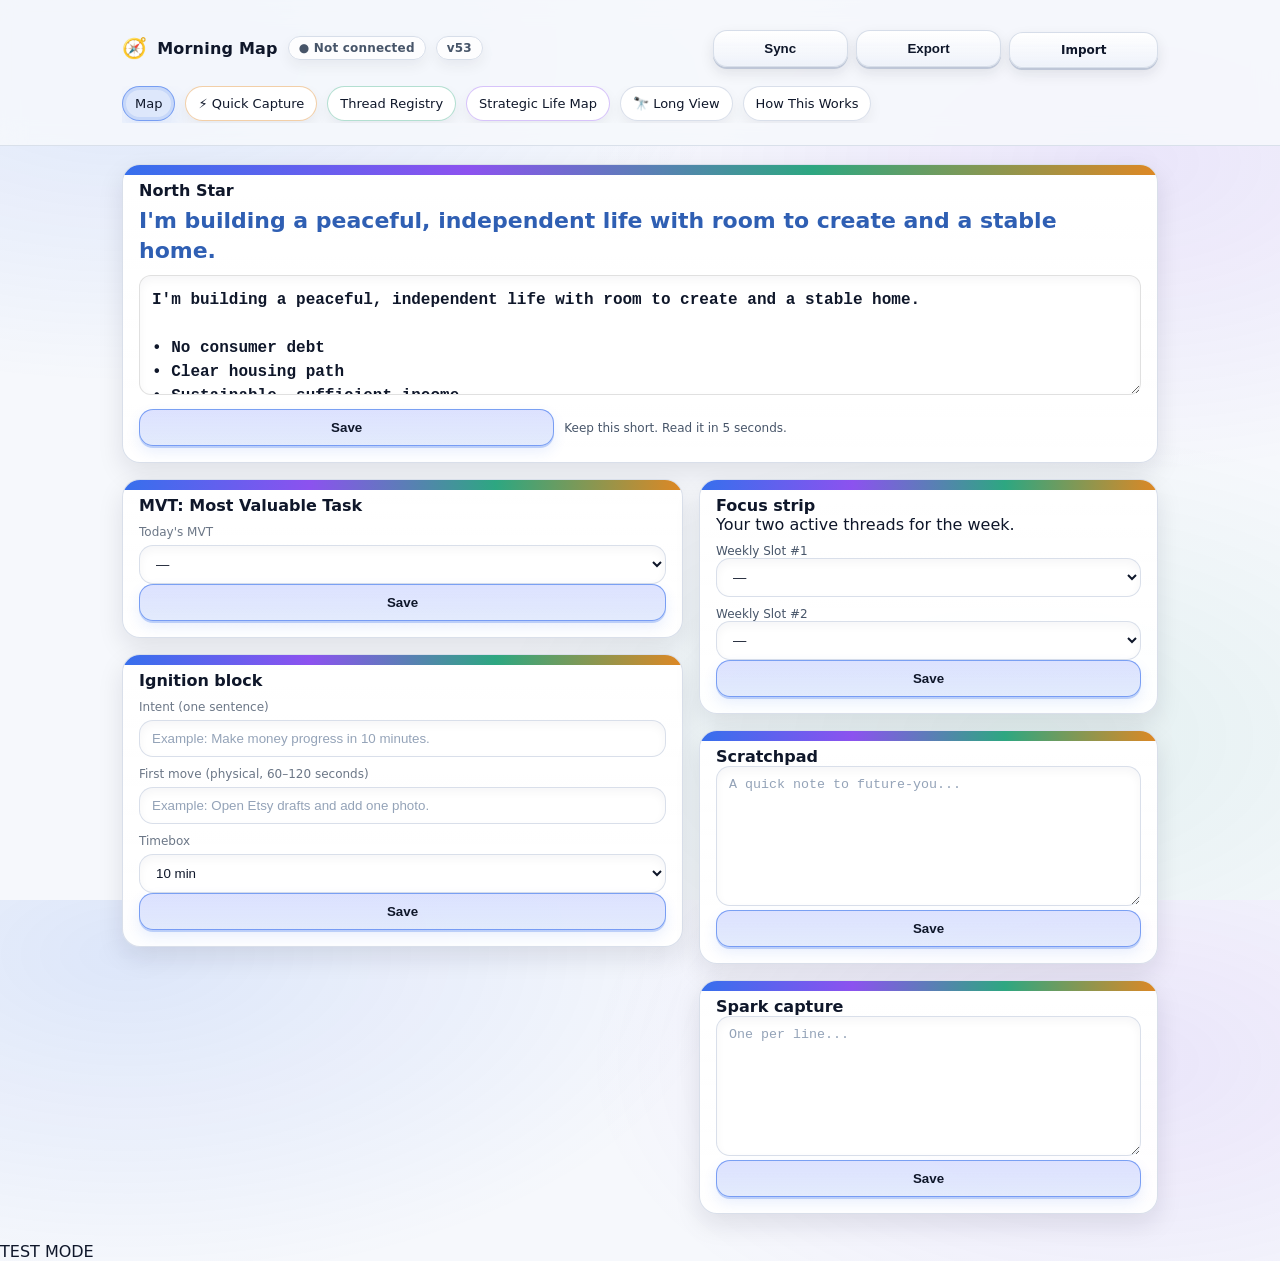
<file: index.html>
<!doctype html>
<html lang="en">
<head>
  <meta charset="utf-8"/>
  <meta name="viewport" content="width=device-width, initial-scale=1"/>
  <meta http-equiv="Cache-Control" content="no-cache, no-store, must-revalidate"/>
  <meta http-equiv="Pragma" content="no-cache"/>
  <meta http-equiv="Expires" content="0"/>
  <title>Map · Planner</title>
  <link rel="icon" href="favicon.ico"/>
  <link rel="stylesheet" href="assets/style.css?v=53"/>
</head>
<body data-page="morningMap">
  <div class="topbar">
    <div class="container">
      <div class="row" style="justify-content:space-between">
        <div class="brand">
          <span style="font-size:20px">🧭</span>
          <span>Morning Map</span>
          <span class="badge" data-sync-indicator>• Not connected</span>
          <span class="badge" data-build></span>
        </div>
        <div class="row" style="gap:8px">
          <button class="btn" data-open-sync>Sync</button>
          <button class="btn" data-export>Export</button>
          <label class="btn" style="cursor:pointer">
            Import <input type="file" accept="application/json" data-import style="display:none">
          </label>
        </div>
      </div>
      <div class="nav">
        <a data-nav href="index.html">Map</a>
        <a data-nav href="quick-capture.html">⚡ Quick Capture</a>
        <a data-nav href="thread-registry.html">Thread Registry</a>
        <a data-nav href="strategic-life-map.html">Strategic Life Map</a>
        <a data-nav href="90-day-income-map.html">90‑Day Income Map</a>
        <a data-nav href="how-this-works.html">How This Works</a>
      </div>
    </div>
  </div>
  <div class="container" id="mainContent" style="padding-top:18px; padding-bottom:28px"></div>
  <div class="modal-backdrop" id="syncModalBackdrop" aria-hidden="true">
    <div class="modal" role="dialog" aria-modal="true" aria-label="Sync Settings">
      <div class="modal-header">
        <div class="modal-title">Sync (GitHub Gist)</div>
        <button class="btn" data-close-sync>Close</button>
      </div>
      <p class="kicker">Auto-pull on load is ON. Push is manual. Token stays on this device only.</p>
      <label>Gist ID</label>
      <input id="syncGistId" placeholder="paste the Gist ID from the URL"/>
      <label>GitHub Token (gist read/write)</label>
      <input id="syncToken" type="password" placeholder="paste token here"/>
      <label style="display:flex;align-items:center;gap:10px;margin-top:10px">
        <input id="syncAutoPull" type="checkbox" style="width:auto"> Enable auto-pull on page load
      </label>
      <div class="row" style="margin-top:12px">
        <button class="btn" id="syncSave">Save</button>
        <button class="btn good" id="syncPull">Pull</button>
        <button class="btn warn" id="syncForcePull">Force Pull</button>
        <button class="btn primary" id="syncPush">Push</button>
      </div>
      <div class="row" style="margin-top:10px">
        <button class="btn bad" id="syncClear">Clear sync settings (this device)</button>
      </div>
      <p class="small" id="syncStatus"></p>
      <p class="small">Cloud file name: <span class="mono">planner-data.json</span></p>
    </div>
  </div>
  <script src="assets/app.v53.js?v=53"></script>
</body>
</html>
</file>
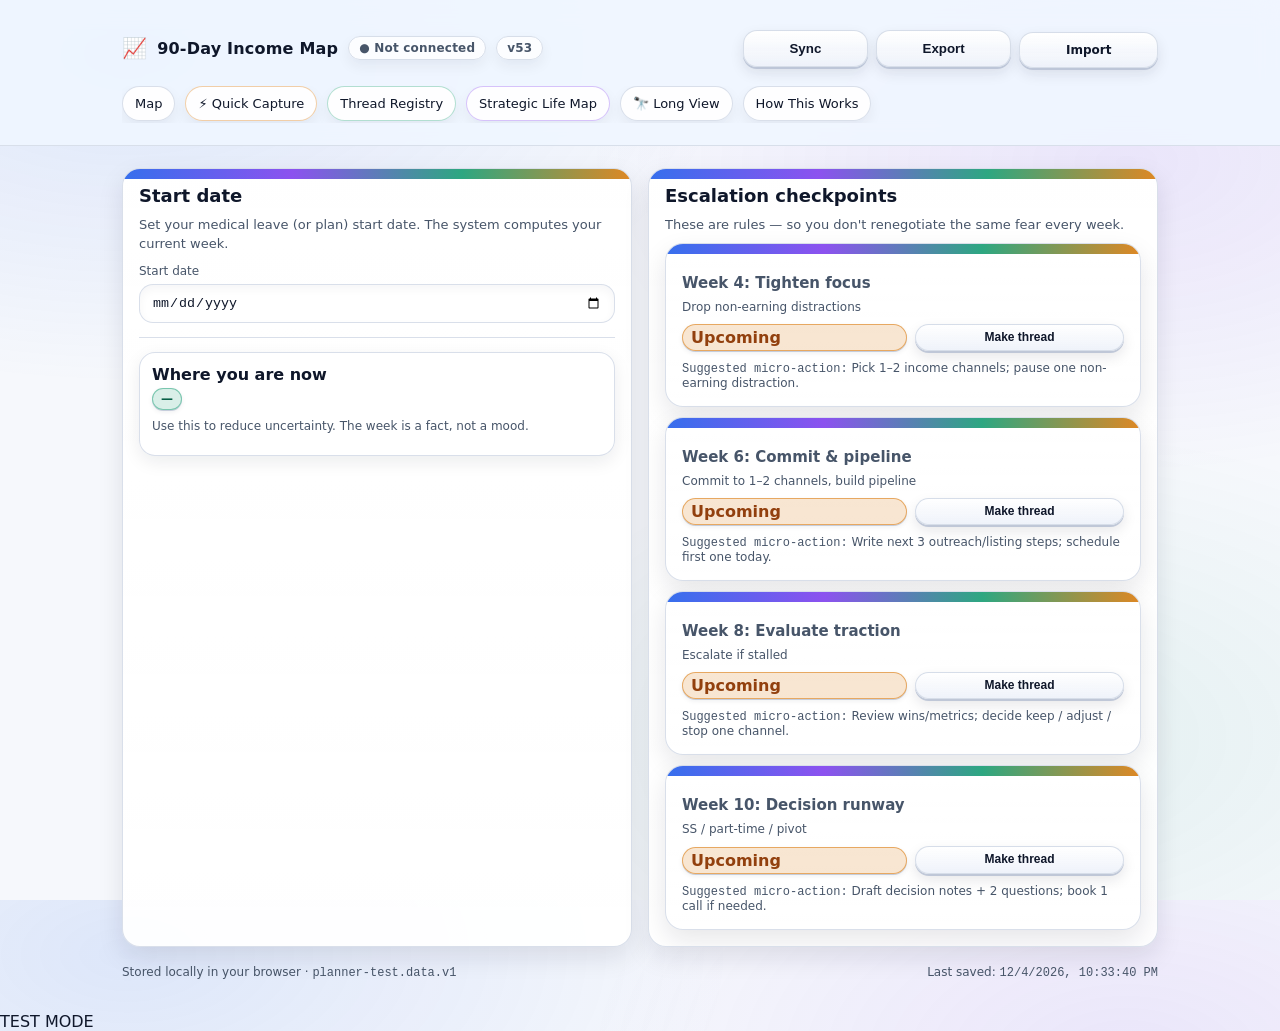
<file: 90-day-income-map.html>
<!doctype html>
<html lang="en">
<head>
  <meta charset="utf-8"/>
  <meta name="viewport" content="width=device-width, initial-scale=1"/>
  <meta http-equiv="Cache-Control" content="no-cache, no-store, must-revalidate"/>
  <meta http-equiv="Pragma" content="no-cache"/>
  <meta http-equiv="Expires" content="0"/>
  <title>90-Day Income Map · Planner</title>
  <link rel="icon" href="favicon.ico"/>
  <link rel="stylesheet" href="assets/style.css?v=53"/>
</head>
<body data-page="income">
  <div class="topbar">
    <div class="container">
      <div class="row" style="justify-content:space-between">
        <div class="brand">
          <span style="font-size:20px">📈</span>
          <span>90-Day Income Map</span>
          <span class="badge" data-sync-indicator>• Not connected</span>
          <span class="badge" data-build></span>
        </div>
        <div class="row" style="gap:8px">
          <button class="btn" data-open-sync>Sync</button>
          <button class="btn" data-export>Export</button>
          <label class="btn" style="cursor:pointer">
            Import <input type="file" accept="application/json" data-import style="display:none">
          </label>
        </div>
      </div>
      <div class="nav">
        <a data-nav href="index.html">Map</a>
        <a data-nav href="quick-capture.html">⚡ Quick Capture</a>
        <a data-nav href="strategic-life-map.html">Strategic Life Map</a>
        <a data-nav href="thread-registry.html">Thread Registry</a>
        <a data-nav href="90-day-income-map.html">90‑Day Income Map</a>
        <a data-nav href="how-this-works.html">How This Works</a>
      </div>
    </div>
  </div>

  <div class="container">
    <div class="grid">
      <div class="card">
        <h2>Start date</h2>
        <p class="kicker">Set your medical leave (or plan) start date. The system computes your current week.</p>
        <label>Start date</label>
        <input id="startDate" type="date"/>
        <hr/>
        <div class="item">
          <strong>Where you are now</strong>
          <div class="meta">
            <span class="pill good" id="weekNow"></span>
          </div>
          <p class="small">Use this to reduce uncertainty. The week is a fact, not a mood.</p>
        </div>
      </div>
      <div class="card">
        <h2>Escalation checkpoints</h2>
        <p class="kicker">These are rules — so you don't renegotiate the same fear every week.</p>
        <div id="checkpoints" class="list"></div>
      </div>
    </div>
    <div class="footer" data-footer></div>
  </div>

  <div class="modal-backdrop" id="syncModalBackdrop" aria-hidden="true">
    <div class="modal" role="dialog" aria-modal="true" aria-label="Sync Settings">
      <div class="modal-header">
        <div class="modal-title">Sync (GitHub Gist)</div>
        <button class="btn" data-close-sync>Close</button>
      </div>
      <p class="kicker">Auto-pull on load is ON. Push is manual. Token stays on this device only.</p>
      <label>Gist ID</label>
      <input id="syncGistId" placeholder="paste the Gist ID from the URL"/>
      <label>GitHub Token (gist read/write)</label>
      <input id="syncToken" type="password" placeholder="paste token here"/>
      <label style="display:flex;align-items:center;gap:10px;margin-top:10px">
        <input id="syncAutoPull" type="checkbox" style="width:auto"> Enable auto-pull on page load
      </label>
      <div class="row" style="margin-top:12px">
        <button class="btn" id="syncSave">Save</button>
        <button class="btn good" id="syncPull">Pull</button>
        <button class="btn warn" id="syncForcePull">Force Pull</button>
        <button class="btn primary" id="syncPush">Push</button>
      </div>
      <div class="row" style="margin-top:10px">
        <button class="btn bad" id="syncClear">Clear sync settings (this device)</button>
      </div>
      <p class="small" id="syncStatus"></p>
      <p class="small">Cloud file name: <span class="mono">planner-data.json</span></p>
    </div>
  </div>

  <script src="assets/app.v53.js?v=53"></script>
</body>
</html>
</file>
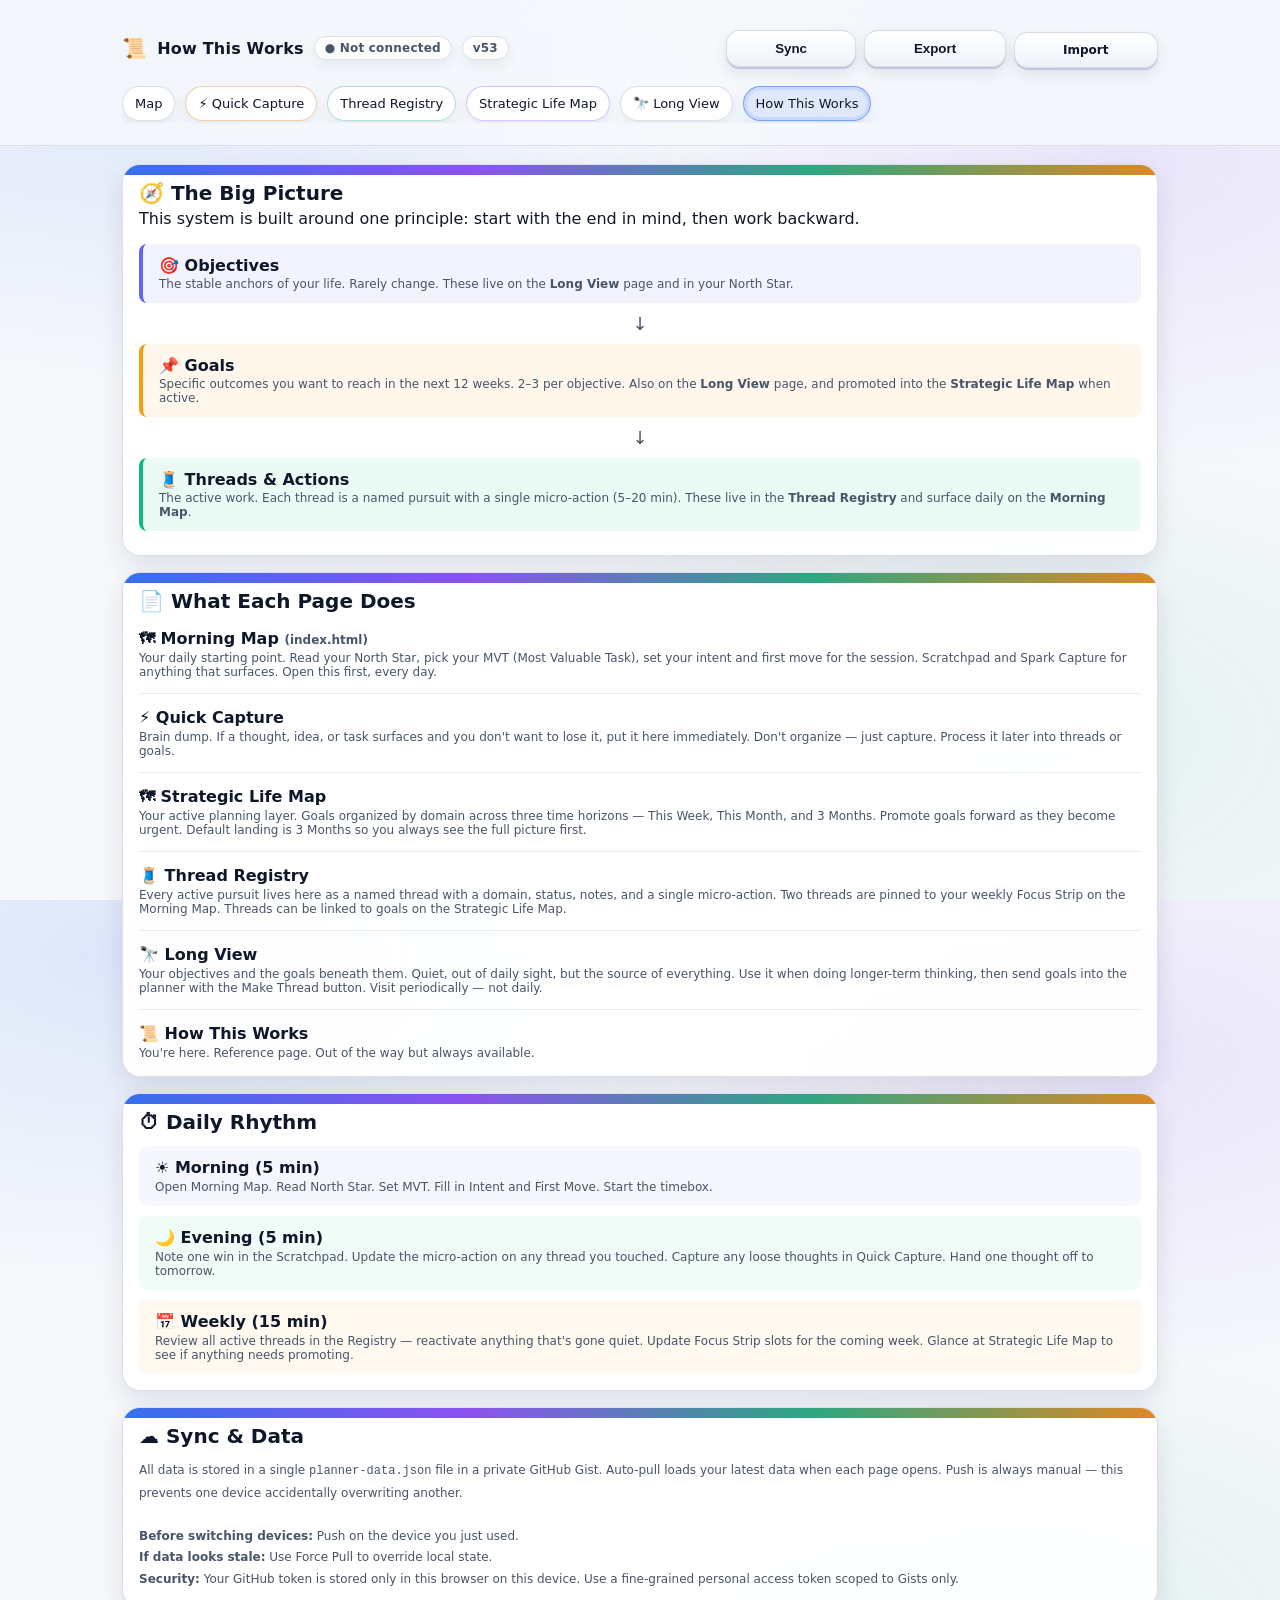
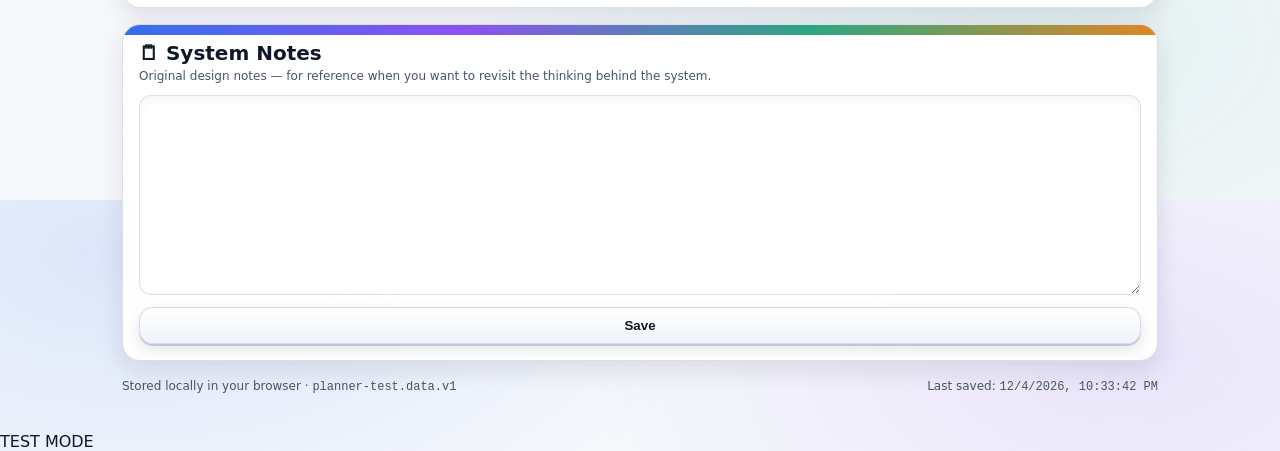
<file: how-this-works.html>
<!doctype html>
<html lang="en">
<head>
  <meta charset="utf-8"/>
  <meta name="viewport" content="width=device-width, initial-scale=1"/>
  <meta http-equiv="Cache-Control" content="no-cache, no-store, must-revalidate"/>
  <meta http-equiv="Pragma" content="no-cache"/>
  <meta http-equiv="Expires" content="0"/>
  <title>How This Works · Planner</title>
  <link rel="icon" href="favicon.ico"/>
  <link rel="stylesheet" href="assets/style.css?v=53"/>
</head>
<body data-page="overview">
  <div class="topbar">
    <div class="container">
      <div class="row" style="justify-content:space-between">
        <div class="brand">
          <span style="font-size:20px">📜</span>
          <span>How This Works</span>
          <span class="badge" data-sync-indicator>• Not connected</span>
          <span class="badge" data-build></span>
        </div>
        <div class="row" style="gap:8px">
          <button class="btn" data-open-sync>Sync</button>
          <button class="btn" data-export>Export</button>
          <label class="btn" style="cursor:pointer">
            Import <input type="file" accept="application/json" data-import style="display:none">
          </label>
        </div>
      </div>
      <div class="nav"></div>
    </div>
  </div>

  <div class="container" id="mainContent" style="padding-top:18px; padding-bottom:28px">

    <!-- THE HIERARCHY -->
    <div class="card" style="margin-bottom:16px">
      <div class="h2" style="font-size:20px; margin-bottom:4px">🧭 The Big Picture</div>
      <div class="muted" style="margin-bottom:16px">This system is built around one principle: start with the end in mind, then work backward.</div>

      <div style="display:flex; flex-direction:column; gap:10px; margin-bottom:8px">
        <div style="background:rgba(99,102,241,.08); border-left:4px solid #6366f1; border-radius:8px; padding:12px 16px">
          <div style="font-weight:700; margin-bottom:2px">🎯 Objectives</div>
          <div class="small muted">The stable anchors of your life. Rarely change. These live on the <strong>Long View</strong> page and in your North Star.</div>
        </div>
        <div style="text-align:center; color:var(--muted); font-size:18px">↓</div>
        <div style="background:rgba(245,158,11,.08); border-left:4px solid #f59e0b; border-radius:8px; padding:12px 16px">
          <div style="font-weight:700; margin-bottom:2px">📌 Goals</div>
          <div class="small muted">Specific outcomes you want to reach in the next 12 weeks. 2–3 per objective. Also on the <strong>Long View</strong> page, and promoted into the <strong>Strategic Life Map</strong> when active.</div>
        </div>
        <div style="text-align:center; color:var(--muted); font-size:18px">↓</div>
        <div style="background:rgba(16,185,129,.08); border-left:4px solid #10b981; border-radius:8px; padding:12px 16px">
          <div style="font-weight:700; margin-bottom:2px">🧵 Threads &amp; Actions</div>
          <div class="small muted">The active work. Each thread is a named pursuit with a single micro-action (5–20 min). These live in the <strong>Thread Registry</strong> and surface daily on the <strong>Morning Map</strong>.</div>
        </div>
      </div>
    </div>

    <!-- THE PAGES -->
    <div class="card" style="margin-bottom:16px">
      <div class="h2" style="font-size:20px; margin-bottom:16px">📄 What Each Page Does</div>

      <div style="display:flex; flex-direction:column; gap:14px">

        <div style="border-bottom:1px solid rgba(0,0,0,.07); padding-bottom:14px">
          <div style="font-weight:700; margin-bottom:3px">🗺 Morning Map <span class="small muted">(index.html)</span></div>
          <div class="small">Your daily starting point. Read your North Star, pick your MVT (Most Valuable Task), set your intent and first move for the session. Scratchpad and Spark Capture for anything that surfaces. Open this first, every day.</div>
        </div>

        <div style="border-bottom:1px solid rgba(0,0,0,.07); padding-bottom:14px">
          <div style="font-weight:700; margin-bottom:3px">⚡ Quick Capture</div>
          <div class="small">Brain dump. If a thought, idea, or task surfaces and you don't want to lose it, put it here immediately. Don't organize — just capture. Process it later into threads or goals.</div>
        </div>

        <div style="border-bottom:1px solid rgba(0,0,0,.07); padding-bottom:14px">
          <div style="font-weight:700; margin-bottom:3px">🗺 Strategic Life Map</div>
          <div class="small">Your active planning layer. Goals organized by domain across three time horizons — This Week, This Month, and 3 Months. Promote goals forward as they become urgent. Default landing is 3 Months so you always see the full picture first.</div>
        </div>

        <div style="border-bottom:1px solid rgba(0,0,0,.07); padding-bottom:14px">
          <div style="font-weight:700; margin-bottom:3px">🧵 Thread Registry</div>
          <div class="small">Every active pursuit lives here as a named thread with a domain, status, notes, and a single micro-action. Two threads are pinned to your weekly Focus Strip on the Morning Map. Threads can be linked to goals on the Strategic Life Map.</div>
        </div>

        <div style="border-bottom:1px solid rgba(0,0,0,.07); padding-bottom:14px">
          <div style="font-weight:700; margin-bottom:3px">🔭 Long View</div>
          <div class="small">Your objectives and the goals beneath them. Quiet, out of daily sight, but the source of everything. Use it when doing longer-term thinking, then send goals into the planner with the Make Thread button. Visit periodically — not daily.</div>
        </div>

        <div>
          <div style="font-weight:700; margin-bottom:3px">📜 How This Works</div>
          <div class="small">You're here. Reference page. Out of the way but always available.</div>
        </div>

      </div>
    </div>

    <!-- DAILY RHYTHM -->
    <div class="card" style="margin-bottom:16px">
      <div class="h2" style="font-size:20px; margin-bottom:12px">⏱ Daily Rhythm</div>
      <div style="display:flex; flex-direction:column; gap:10px">
        <div style="background:rgba(99,102,241,.06); border-radius:8px; padding:12px 16px">
          <div style="font-weight:700; margin-bottom:3px">☀️ Morning (5 min)</div>
          <div class="small muted">Open Morning Map. Read North Star. Set MVT. Fill in Intent and First Move. Start the timebox.</div>
        </div>
        <div style="background:rgba(16,185,129,.06); border-radius:8px; padding:12px 16px">
          <div style="font-weight:700; margin-bottom:3px">🌙 Evening (5 min)</div>
          <div class="small muted">Note one win in the Scratchpad. Update the micro-action on any thread you touched. Capture any loose thoughts in Quick Capture. Hand one thought off to tomorrow.</div>
        </div>
        <div style="background:rgba(245,158,11,.06); border-radius:8px; padding:12px 16px">
          <div style="font-weight:700; margin-bottom:3px">📅 Weekly (15 min)</div>
          <div class="small muted">Review all active threads in the Registry — reactivate anything that's gone quiet. Update Focus Strip slots for the coming week. Glance at Strategic Life Map to see if anything needs promoting.</div>
        </div>
      </div>
    </div>

    <!-- SYNC -->
    <div class="card" style="margin-bottom:16px">
      <div class="h2" style="font-size:20px; margin-bottom:12px">☁️ Sync &amp; Data</div>
      <div class="small" style="line-height:1.8">
        All data is stored in a single <span class="mono">planner-data.json</span> file in a private GitHub Gist. 
        Auto-pull loads your latest data when each page opens. 
        Push is always manual — this prevents one device accidentally overwriting another.<br><br>
        <strong>Before switching devices:</strong> Push on the device you just used.<br>
        <strong>If data looks stale:</strong> Use Force Pull to override local state.<br>
        <strong>Security:</strong> Your GitHub token is stored only in this browser on this device. Use a fine-grained personal access token scoped to Gists only.
      </div>
    </div>

    <!-- SYSTEM NOTES (moved from Morning Map) -->
    <div class="card" style="margin-bottom:16px">
      <div class="h2" style="font-size:20px; margin-bottom:4px">🗒 System Notes</div>
      <div class="muted small" style="margin-bottom:12px">Original design notes — for reference when you want to revisit the thinking behind the system.</div>
      <textarea id="notesText" class="notesText" spellcheck="false" style="min-height:200px; font-size:13px"></textarea>
      <div class="row" style="margin-top:8px">
        <button class="btn" id="notesSave">Save</button>
      </div>
    </div>

    <div class="footer" data-footer></div>
  </div>

  <div class="modal-backdrop" id="syncModalBackdrop" aria-hidden="true">
    <div class="modal" role="dialog" aria-modal="true" aria-label="Sync Settings">
      <div class="modal-header">
        <div class="modal-title">Sync (GitHub Gist)</div>
        <button class="btn" data-close-sync>Close</button>
      </div>
      <p class="kicker">Auto-pull on load is ON. Push is manual. Token stays on this device only.</p>
      <label>Gist ID</label>
      <input id="syncGistId" placeholder="paste the Gist ID from the URL"/>
      <label>GitHub Token (gist read/write)</label>
      <input id="syncToken" type="password" placeholder="paste token here"/>
      <label style="display:flex;align-items:center;gap:10px;margin-top:10px">
        <input id="syncAutoPull" type="checkbox" style="width:auto"> Enable auto-pull on page load
      </label>
      <div class="row" style="margin-top:12px">
        <button class="btn" id="syncSave">Save</button>
        <button class="btn good" id="syncPull">Pull</button>
        <button class="btn warn" id="syncForcePull">Force Pull</button>
        <button class="btn primary" id="syncPush">Push</button>
      </div>
      <div class="row" style="margin-top:10px">
        <button class="btn bad" id="syncClear">Clear sync settings (this device)</button>
      </div>
      <p class="small" id="syncStatus"></p>
      <p class="small">Cloud file name: <span class="mono">planner-data.json</span></p>
    </div>
  </div>

  <script src="assets/app.v53.js?v=53"></script>
</body>
</html>
</file>
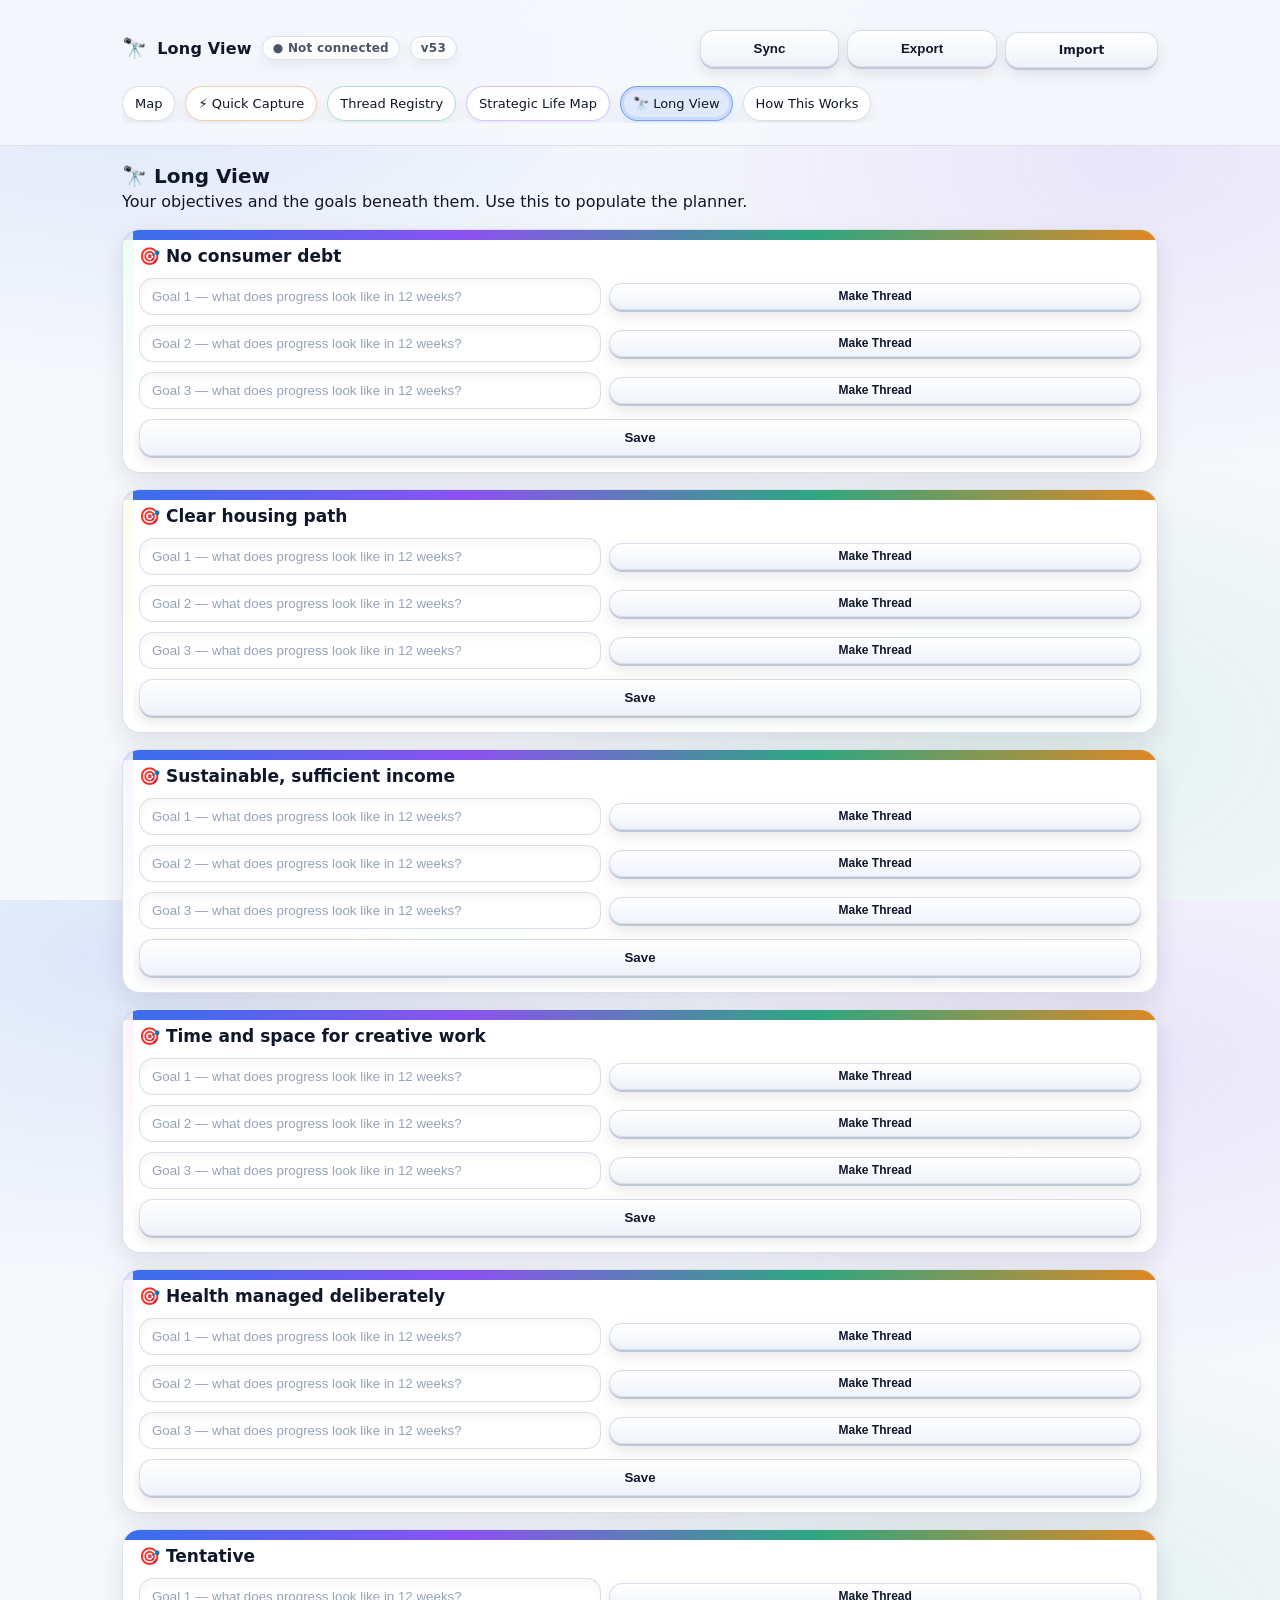
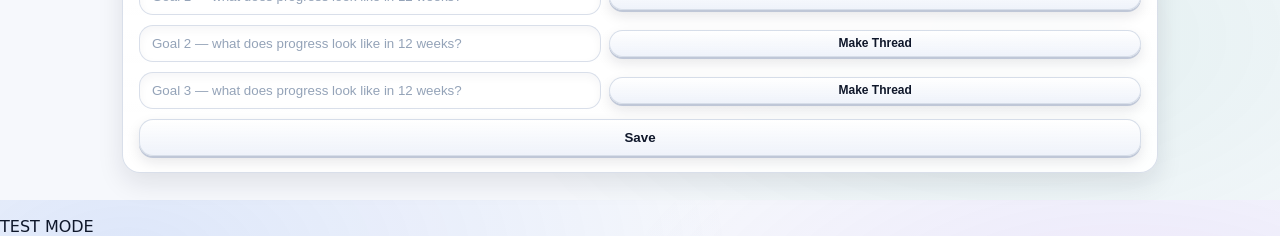
<file: long-view.html>
<!doctype html>
<html lang="en">
<head>
  <meta charset="utf-8"/>
  <meta name="viewport" content="width=device-width, initial-scale=1"/>
  <meta http-equiv="Cache-Control" content="no-cache, no-store, must-revalidate"/>
  <meta http-equiv="Pragma" content="no-cache"/>
  <meta http-equiv="Expires" content="0"/>
  <title>Long View · Planner</title>
  <link rel="icon" href="favicon.ico"/>
  <link rel="stylesheet" href="assets/style.css?v=53"/>
</head>
<body data-page="longview">
  <div class="topbar">
    <div class="container">
      <div class="row" style="justify-content:space-between">
        <div class="brand">
          <span style="font-size:20px">🔭</span>
          <span>Long View</span>
          <span class="badge" data-sync-indicator>• Not connected</span>
          <span class="badge" data-build></span>
        </div>
        <div class="row" style="gap:8px">
          <button class="btn" data-open-sync>Sync</button>
          <button class="btn" data-export>Export</button>
          <label class="btn" style="cursor:pointer">
            Import <input type="file" accept="application/json" data-import style="display:none">
          </label>
        </div>
      </div>
      <div class="nav"></div>
    </div>
  </div>

  <div class="container" id="mainContent" style="padding-top:18px; padding-bottom:28px"></div>

  <div class="modal-backdrop" id="syncModalBackdrop" aria-hidden="true">
    <div class="modal" role="dialog" aria-modal="true" aria-label="Sync Settings">
      <div class="modal-header">
        <div class="modal-title">Sync (GitHub Gist)</div>
        <button class="btn" data-close-sync>Close</button>
      </div>
      <p class="kicker">Auto-pull on load is ON. Push is manual. Token stays on this device only.</p>
      <label>Gist ID</label>
      <input id="syncGistId" placeholder="paste the Gist ID from the URL"/>
      <label>GitHub Token (gist read/write)</label>
      <input id="syncToken" type="password" placeholder="paste token here"/>
      <label style="display:flex;align-items:center;gap:10px;margin-top:10px">
        <input id="syncAutoPull" type="checkbox" style="width:auto"> Enable auto-pull on page load
      </label>
      <div class="row" style="margin-top:12px">
        <button class="btn" id="syncSave">Save</button>
        <button class="btn good" id="syncPull">Pull</button>
        <button class="btn warn" id="syncForcePull">Force Pull</button>
        <button class="btn primary" id="syncPush">Push</button>
      </div>
      <div class="row" style="margin-top:10px">
        <button class="btn bad" id="syncClear">Clear sync settings (this device)</button>
      </div>
      <p class="small" id="syncStatus"></p>
      <p class="small">Cloud file name: <span class="mono">planner-data.json</span></p>
    </div>
  </div>

  <script src="assets/app.v53.js?v=53"></script>
</body>
</html>
</file>
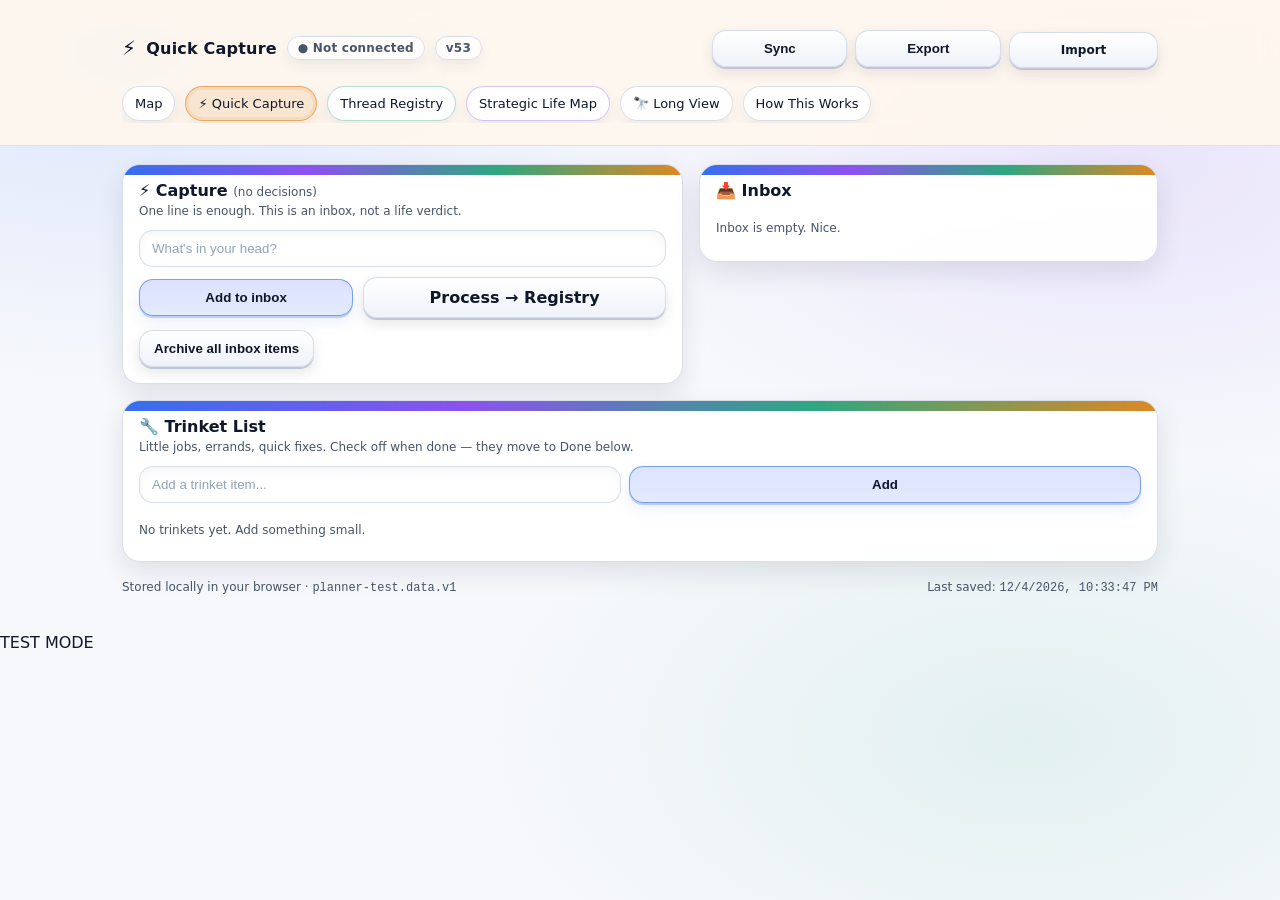
<file: quick-capture.html>
<!doctype html>
<html lang="en">
<head>
  <meta charset="utf-8"/>
  <meta name="viewport" content="width=device-width, initial-scale=1"/>
  <meta http-equiv="Cache-Control" content="no-cache, no-store, must-revalidate"/>
  <meta http-equiv="Pragma" content="no-cache"/>
  <meta http-equiv="Expires" content="0"/>
  <title>Quick Capture · Planner</title>
  <link rel="icon" href="favicon.ico"/>
  <link rel="stylesheet" href="assets/style.css?v=53"/>
</head>
<body data-page="quick">
  <div class="topbar">
    <div class="container">
      <div class="row" style="justify-content:space-between">
        <div class="brand">
          <span style="font-size:20px">⚡</span>
          <span>Quick Capture</span>
          <span class="badge" data-sync-indicator>• Not connected</span>
          <span class="badge" data-build></span>
        </div>
        <div class="row" style="gap:8px">
          <button class="btn" data-open-sync>Sync</button>
          <button class="btn" data-export>Export</button>
          <label class="btn" style="cursor:pointer">
            Import <input type="file" accept="application/json" data-import style="display:none">
          </label>
        </div>
      </div>
      <div class="nav"></div>
    </div>
  </div>

  <div class="container" id="mainContent" style="padding-top:18px; padding-bottom:28px">
    <div class="grid2" style="margin-bottom:16px">
      <div class="card">
        <div class="h2" style="margin-bottom:4px">⚡ Capture <span class="small muted" style="font-weight:400">(no decisions)</span></div>
        <div class="muted small" style="margin-bottom:12px">One line is enough. This is an inbox, not a life verdict.</div>
        <form id="captureForm">
          <input id="captureText" placeholder="What's in your head?"/>
          <div class="row" style="margin-top:10px">
            <button class="btn primary" type="submit">Add to inbox</button>
            <a class="btn" href="thread-registry.html">Process → Registry</a>
          </div>
        </form>
        <div style="margin-top:12px">
          <button class="btn" id="archiveAll">Archive all inbox items</button>
        </div>
      </div>
      <div class="card">
        <div class="h2" style="margin-bottom:12px">📥 Inbox</div>
        <div id="inboxList" class="list"></div>
      </div>
    </div>

    <div class="card" style="margin-bottom:16px">
      <div class="h2" style="margin-bottom:4px">🔧 Trinket List</div>
      <div class="muted small" style="margin-bottom:12px">Little jobs, errands, quick fixes. Check off when done — they move to Done below.</div>
      <div class="row" style="gap:8px; margin-bottom:12px">
        <input id="trinketInput" placeholder="Add a trinket item..." style="flex:1"/>
        <button class="btn primary" id="trinketAdd">Add</button>
      </div>
      <div id="trinketActive"></div>
      <div id="trinketDoneSection" style="display:none; margin-top:16px">
        <div style="font-size:12px; font-weight:700; letter-spacing:.8px; color:#94a3b8; margin-bottom:8px">DONE</div>
        <div id="trinketDone"></div>
        <button class="btn" id="trinketClearDone" style="margin-top:8px">Clear done items</button>
      </div>
    </div>

    <div class="footer" data-footer></div>
  </div>

  <div class="modal-backdrop" id="syncModalBackdrop" aria-hidden="true">
    <div class="modal" role="dialog" aria-modal="true" aria-label="Sync Settings">
      <div class="modal-header">
        <div class="modal-title">Sync (GitHub Gist)</div>
        <button class="btn" data-close-sync>Close</button>
      </div>
      <p class="kicker">Auto-pull on load is ON. Push is manual. Token stays on this device only.</p>
      <label>Gist ID</label>
      <input id="syncGistId" placeholder="paste the Gist ID from the URL"/>
      <label>GitHub Token (gist read/write)</label>
      <input id="syncToken" type="password" placeholder="paste token here"/>
      <label style="display:flex;align-items:center;gap:10px;margin-top:10px">
        <input id="syncAutoPull" type="checkbox" style="width:auto"> Enable auto-pull on page load
      </label>
      <div class="row" style="margin-top:12px">
        <button class="btn" id="syncSave">Save</button>
        <button class="btn good" id="syncPull">Pull</button>
        <button class="btn warn" id="syncForcePull">Force Pull</button>
        <button class="btn primary" id="syncPush">Push</button>
      </div>
      <div class="row" style="margin-top:10px">
        <button class="btn bad" id="syncClear">Clear sync settings (this device)</button>
      </div>
      <p class="small" id="syncStatus"></p>
      <p class="small">Cloud file name: <span class="mono">planner-data.json</span></p>
    </div>
  </div>

  <script src="assets/app.v53.js?v=53"></script>
</body>
</html>
</file>
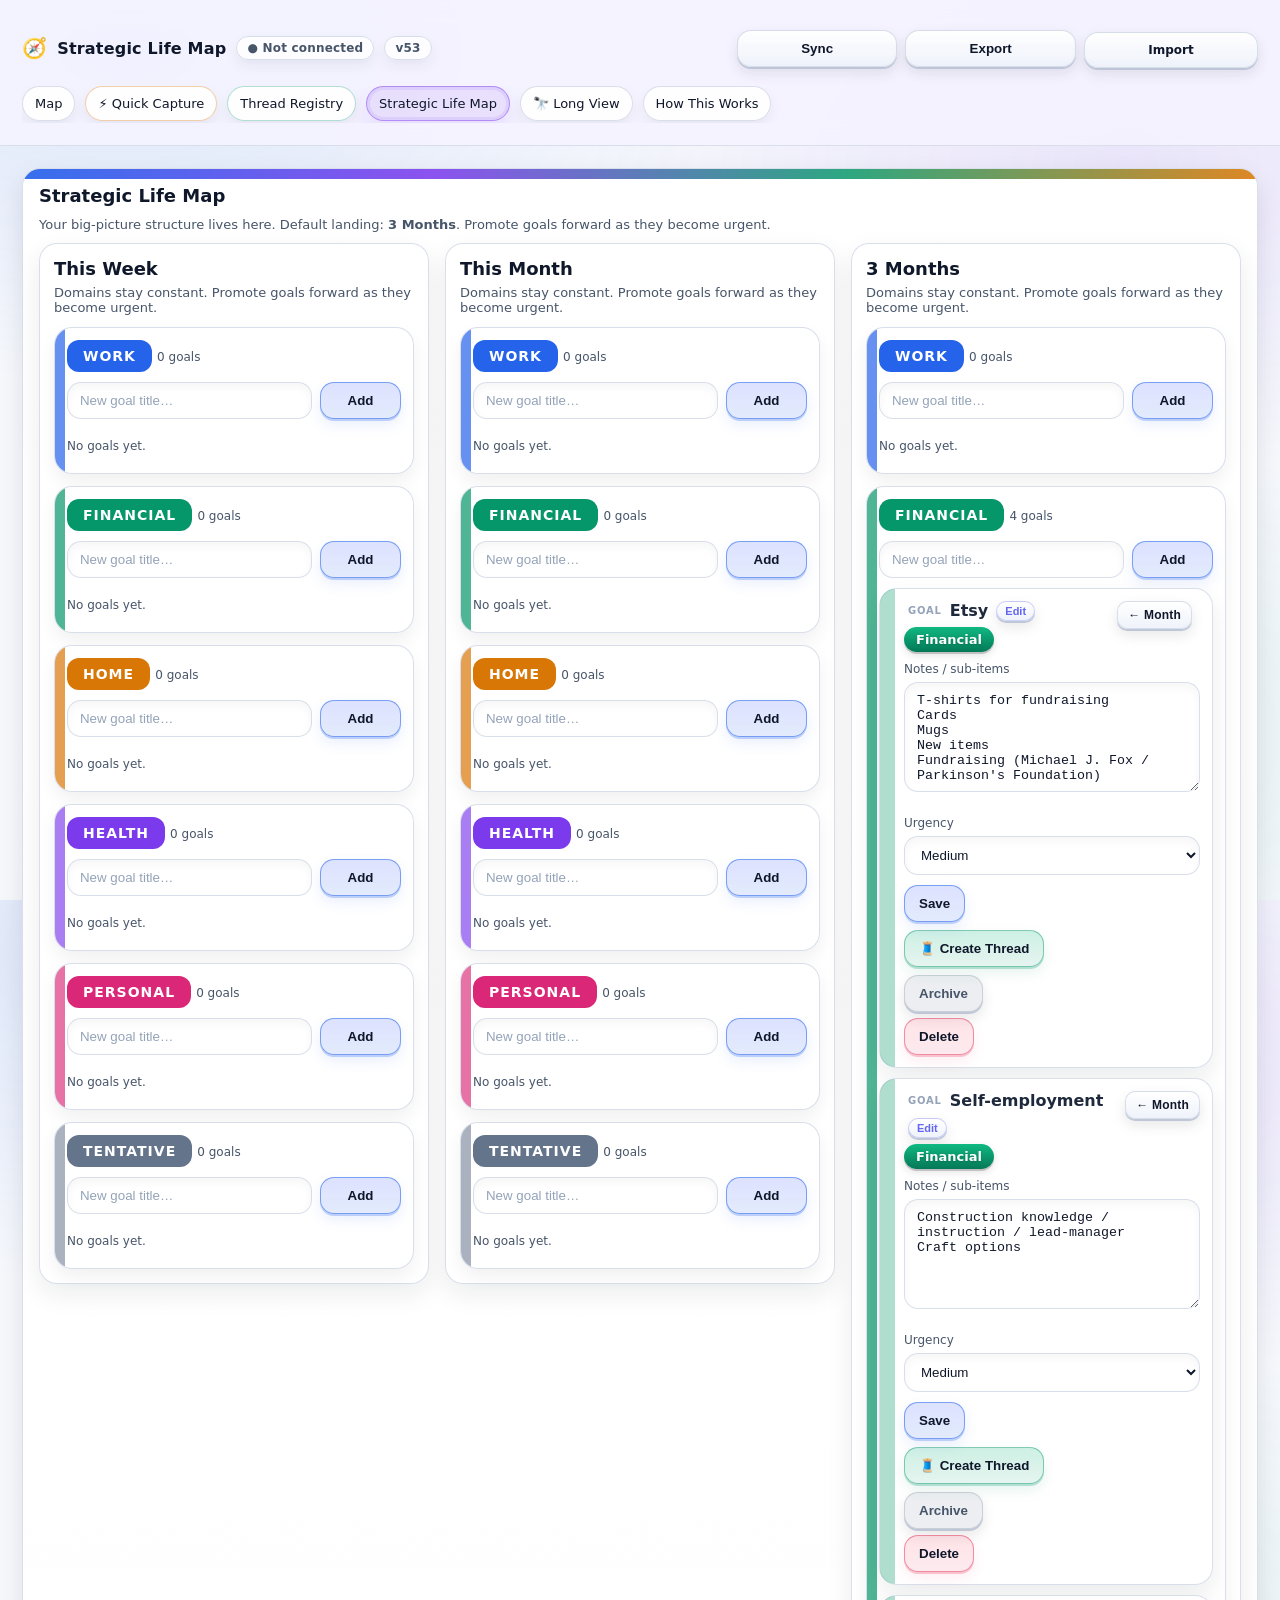
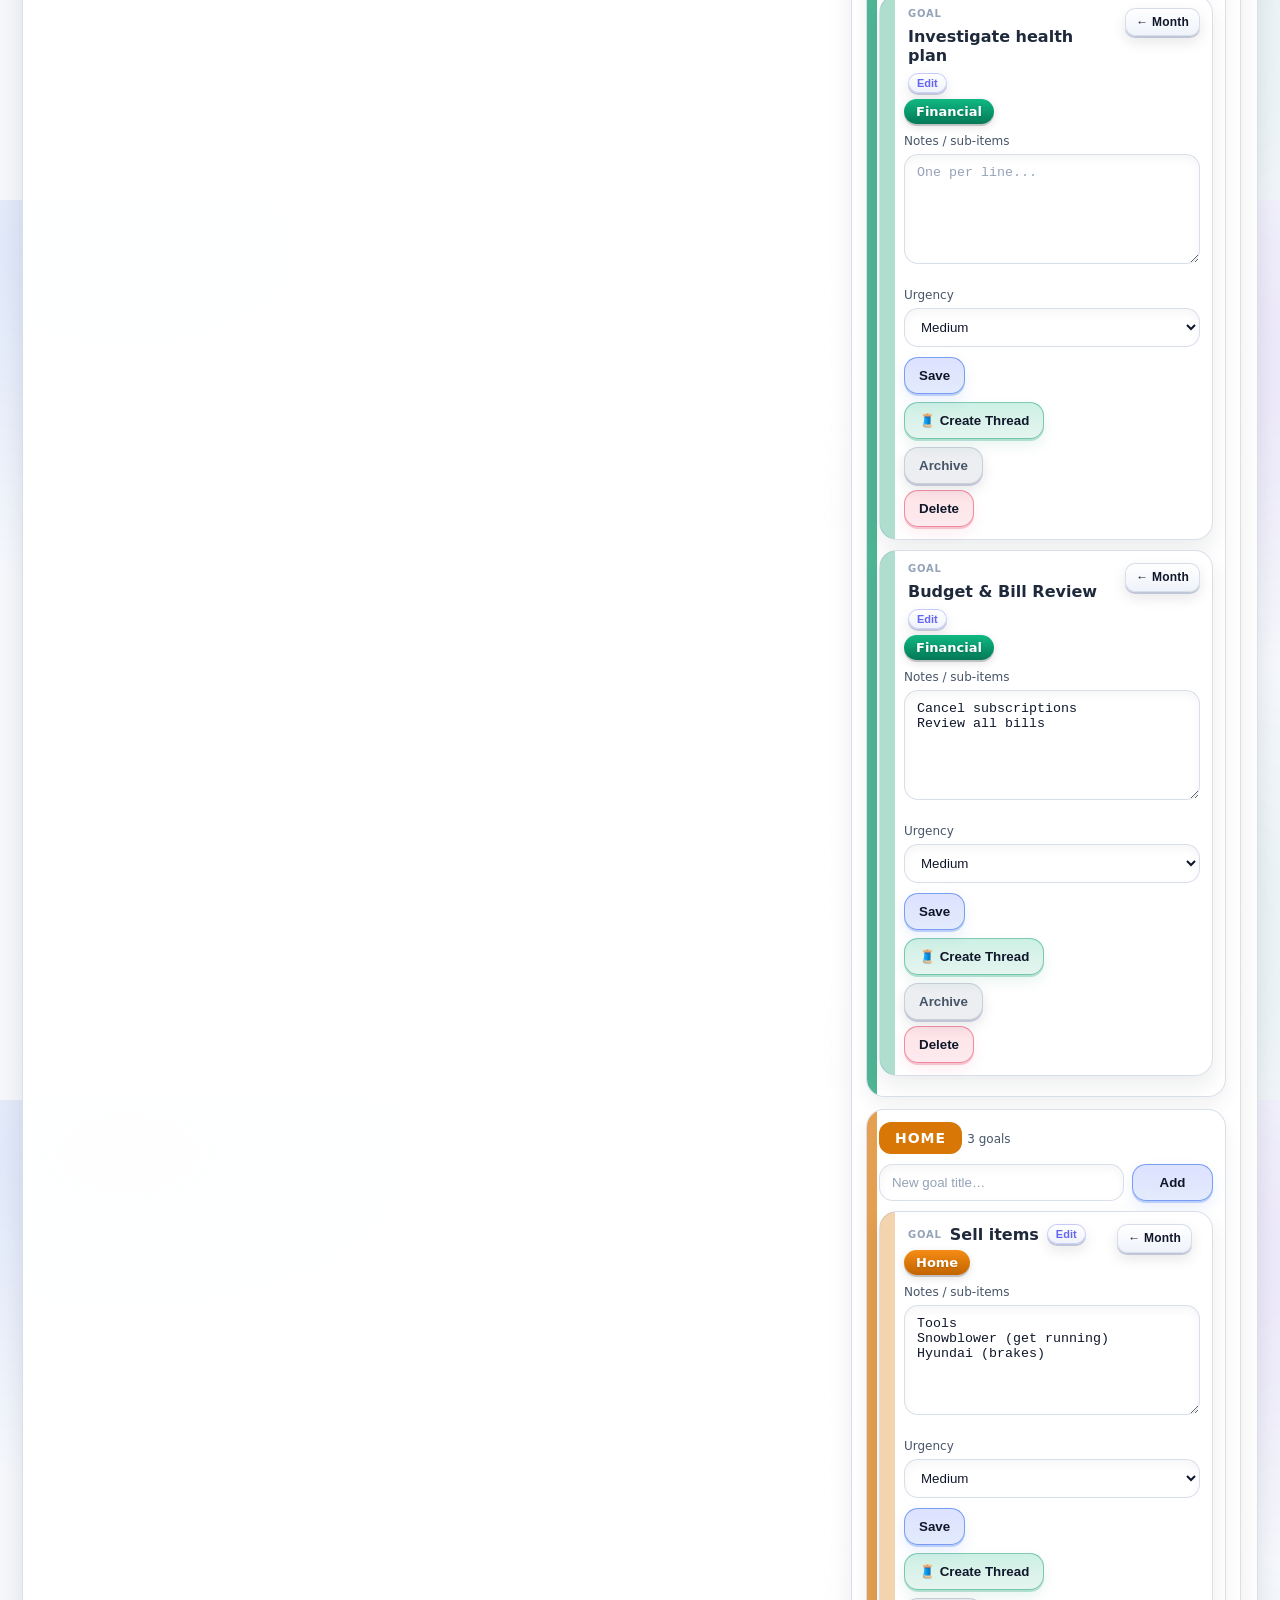
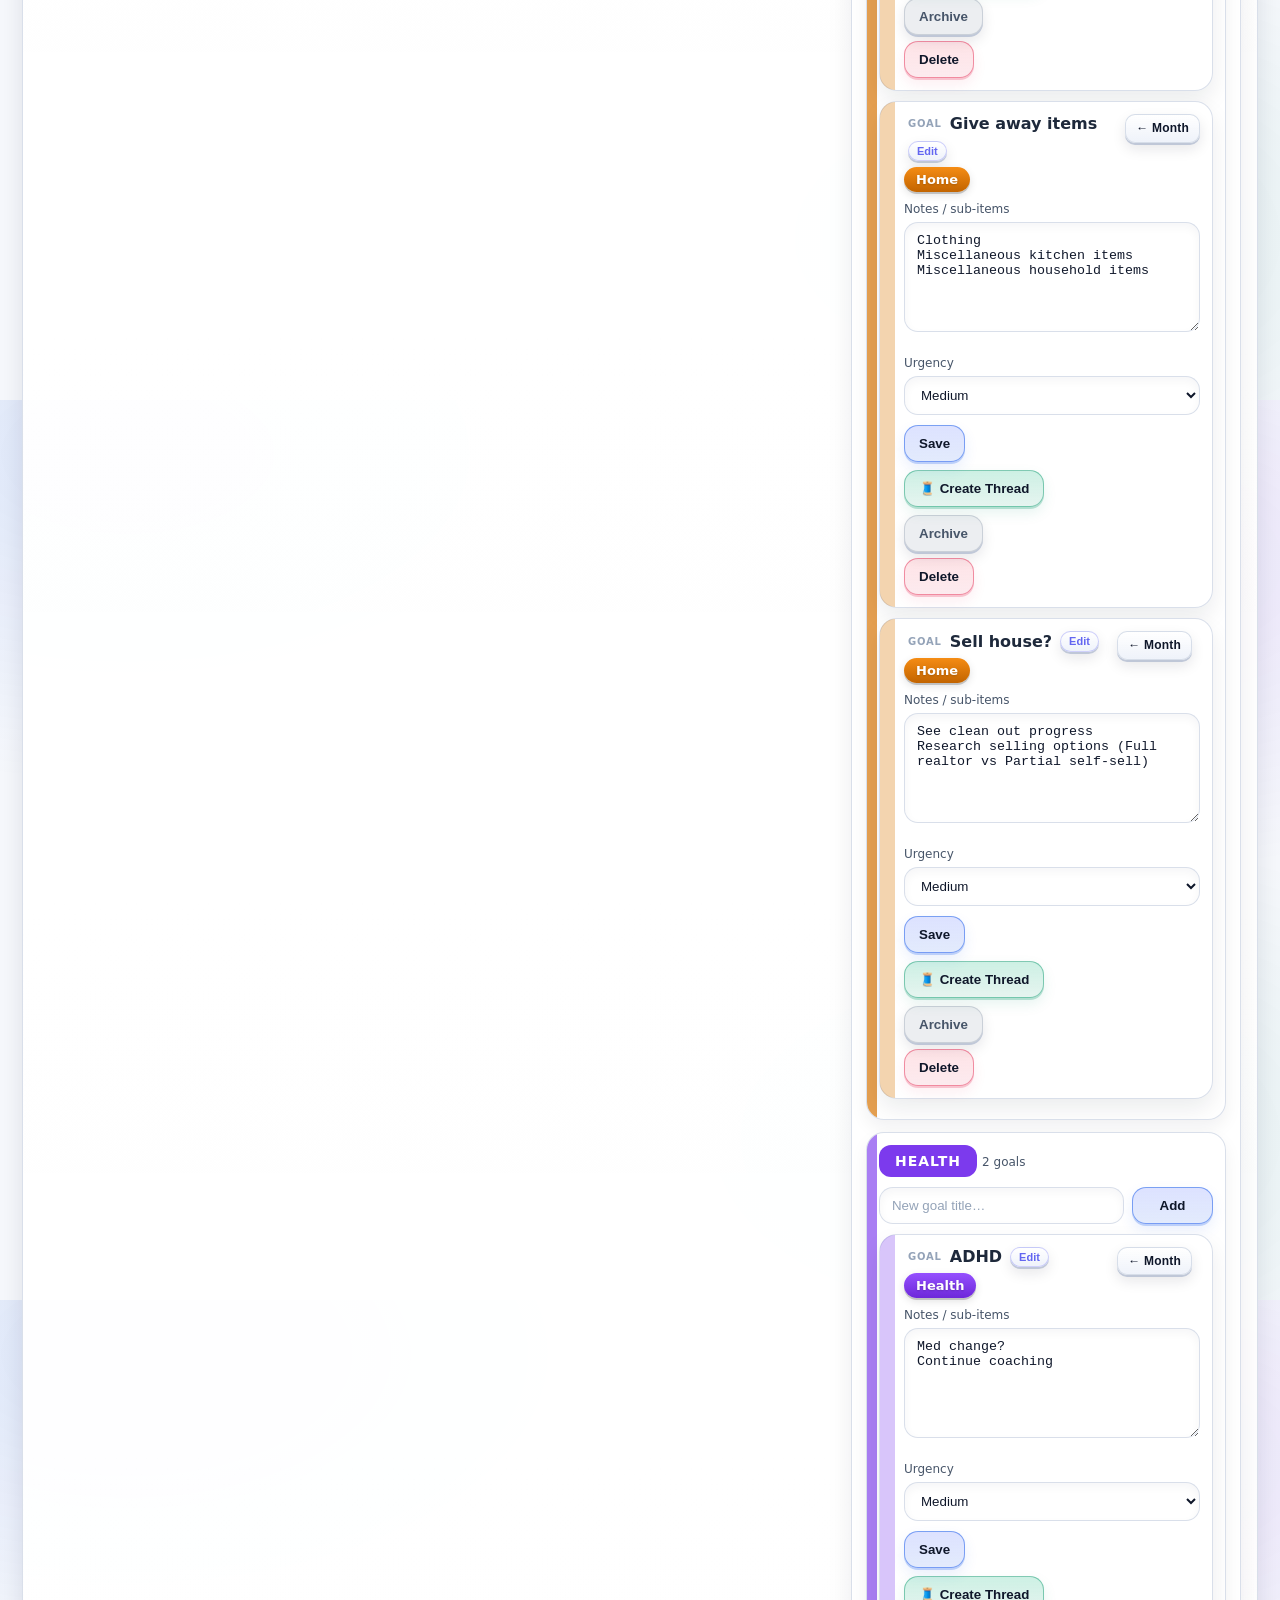
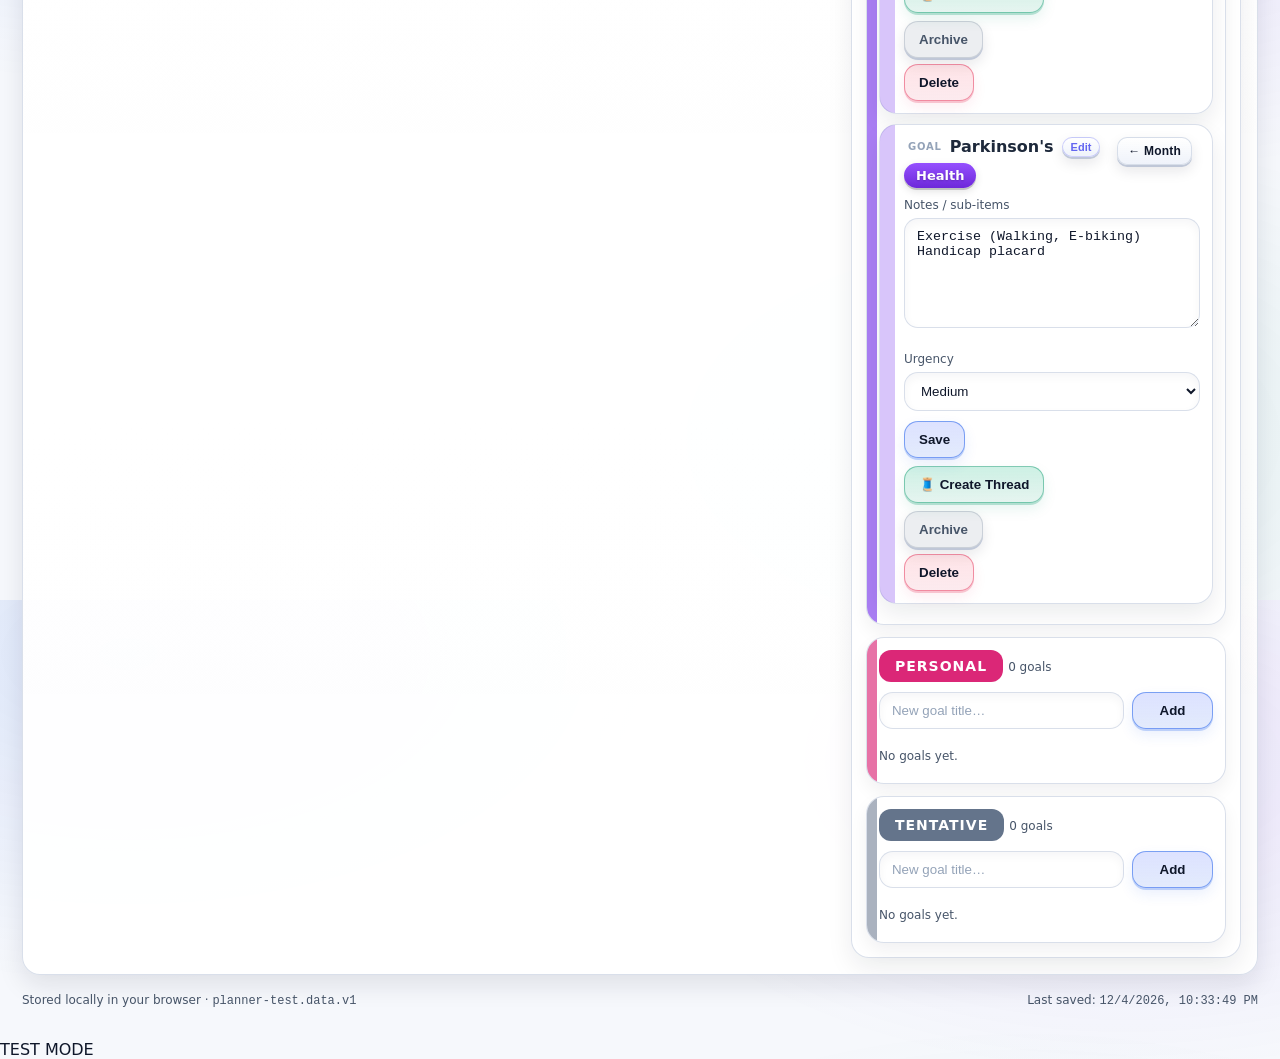
<file: strategic-life-map.html>
<!doctype html>
<html lang="en">
<head>
  <meta charset="utf-8"/>
  <meta name="viewport" content="width=device-width, initial-scale=1"/>
  <meta http-equiv="Cache-Control" content="no-cache, no-store, must-revalidate"/>
  <meta http-equiv="Pragma" content="no-cache"/>
  <meta http-equiv="Expires" content="0"/>
  <title>Strategic Life Map · Planner</title>
  <link rel="icon" href="favicon.ico"/>
  <link rel="stylesheet" href="assets/style.css?v=53"/>
  <link rel="stylesheet" href="assets/widen.css?v=53"/>
</head>
<body data-page="lifemap">
  <div class="topbar">
    <div class="container">
      <div class="row" style="justify-content:space-between">
        <div class="brand">
          <span style="font-size:20px">🧭</span>
          <span>Strategic Life Map</span>
          <span class="badge" data-sync-indicator>• Not connected</span>
          <span class="badge" data-build></span>
        </div>
        <div class="row" style="gap:8px">
          <button class="btn" data-open-sync>Sync</button>
          <button class="btn" data-export>Export</button>
          <label class="btn" style="cursor:pointer">
            Import <input type="file" accept="application/json" data-import style="display:none">
          </label>
        </div>
      </div>
      <div class="nav">
        <a data-nav href="index.html">Map</a>
        <a data-nav href="quick-capture.html">⚡ Quick Capture</a>
        <a data-nav href="thread-registry.html">Thread Registry</a>
        <a data-nav href="strategic-life-map.html">Strategic Life Map</a>
        <a data-nav href="90-day-income-map.html">90‑Day Income Map</a>
        <a data-nav href="how-this-works.html">How This Works</a>
      </div>
    </div>
  </div>

  <div class="container">
    <div class="card">
      <h2>Strategic Life Map</h2>
      <p class="kicker">Your big-picture structure lives here. Default landing: <strong>3 Months</strong>. Promote goals forward as they become urgent.</p>
      <div id="lifeMapRoot"></div>
    </div>
    <div class="footer" data-footer></div>
  </div>

  <div class="modal-backdrop" id="syncModalBackdrop" aria-hidden="true">
    <div class="modal" role="dialog" aria-modal="true" aria-label="Sync Settings">
      <div class="modal-header">
        <div class="modal-title">Sync (GitHub Gist)</div>
        <button class="btn" data-close-sync>Close</button>
      </div>
      <p class="kicker">Auto-pull on load is ON. Push is manual. Token stays on this device only.</p>
      <label>Gist ID</label>
      <input id="syncGistId" placeholder="paste the Gist ID from the URL"/>
      <label>GitHub Token (gist read/write)</label>
      <input id="syncToken" type="password" placeholder="paste token here"/>
      <label style="display:flex;align-items:center;gap:10px;margin-top:10px">
        <input id="syncAutoPull" type="checkbox" style="width:auto"> Enable auto-pull on page load
      </label>
      <div class="row" style="margin-top:12px">
        <button class="btn" id="syncSave">Save</button>
        <button class="btn good" id="syncPull">Pull</button>
        <button class="btn warn" id="syncForcePull">Force Pull</button>
        <button class="btn primary" id="syncPush">Push</button>
      </div>
      <div class="row" style="margin-top:10px">
        <button class="btn bad" id="syncClear">Clear sync settings (this device)</button>
      </div>
      <p class="small" id="syncStatus"></p>
      <p class="small">Cloud file name: <span class="mono">planner-data.json</span></p>
    </div>
  </div>

  <script src="assets/app.v53.js?v=53"></script>
</body>
</html>
</file>
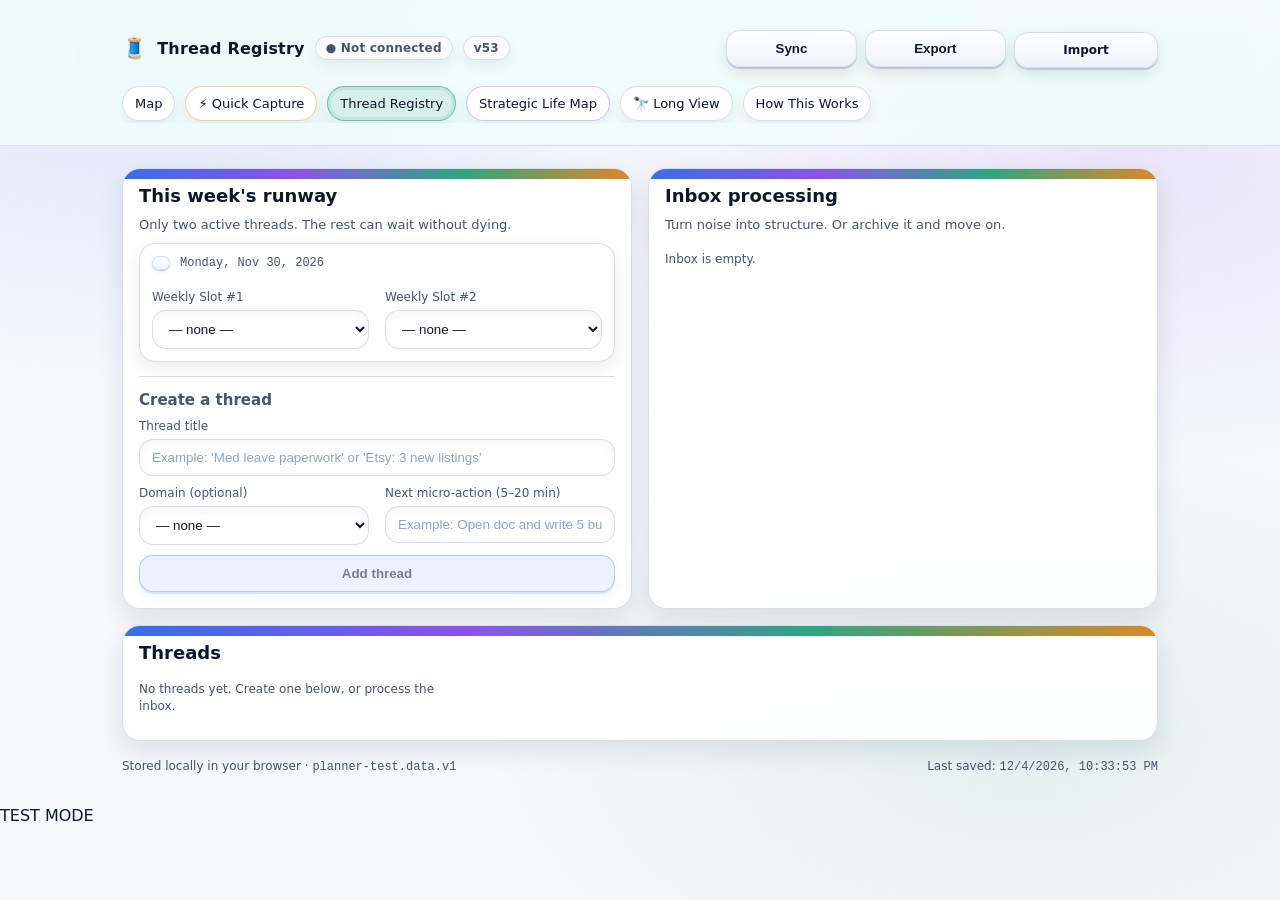
<file: thread-registry.html>
<!doctype html>
<html lang="en">
<head>
  <meta charset="utf-8"/>
  <meta name="viewport" content="width=device-width, initial-scale=1"/>
  <meta http-equiv="Cache-Control" content="no-cache, no-store, must-revalidate"/>
  <meta http-equiv="Pragma" content="no-cache"/>
  <meta http-equiv="Expires" content="0"/>
  <title>Thread Registry · Planner</title>
  <link rel="icon" href="favicon.ico"/>
  <link rel="stylesheet" href="assets/style.css?v=53"/>
</head>
<body data-page="registry">
  <div class="topbar">
    <div class="container">
      <div class="row" style="justify-content:space-between">
        <div class="brand">
          <span style="font-size:20px">🧵</span>
          <span>Thread Registry</span>
          <span class="badge" data-sync-indicator>• Not connected</span>
          <span class="badge" data-build></span>
        </div>
        <div class="row" style="gap:8px">
          <button class="btn" data-open-sync>Sync</button>
          <button class="btn" data-export>Export</button>
          <label class="btn" style="cursor:pointer">
            Import <input type="file" accept="application/json" data-import style="display:none">
          </label>
        </div>
      </div>
      <div class="nav">
        <a data-nav href="index.html">Map</a>
        <a data-nav href="quick-capture.html">⚡ Quick Capture</a>
        <a data-nav href="thread-registry.html">Thread Registry</a>
        <a data-nav href="strategic-life-map.html">Strategic Life Map</a>
        <a data-nav href="90-day-income-map.html">90‑Day Income Map</a>
        <a data-nav href="how-this-works.html">How This Works</a>
      </div>
    </div>
  </div>

  <div class="container">
    <div class="grid">
      <div class="card">
        <h2>This week's runway</h2>
        <p class="kicker">Only two active threads. The rest can wait without dying.</p>
        <div class="item">
          <div class="meta">
            <span class="pill" data-build></span>
            <span class="mono" id="weekOf"></span>
          </div>
          <div class="grid" style="margin-top:10px">
            <div>
              <label>Weekly Slot #1</label>
              <select id="slot1"></select>
            </div>
            <div>
              <label>Weekly Slot #2</label>
              <select id="slot2"></select>
            </div>
          </div>
        </div>
        <hr/>
        <h3>Create a thread</h3>
        <form id="newThreadForm">
          <label>Thread title</label>
          <input id="tTitle" placeholder="Example: 'Med leave paperwork' or 'Etsy: 3 new listings'"/>
          <div class="grid">
            <div>
              <label>Domain (optional)</label>
              <select id="tDomain"></select>
            </div>
            <div>
              <label>Next micro-action (5–20 min)</label>
              <input id="tNext" placeholder="Example: Open doc and write 5 bullets"/>
            </div>
          </div>
          <div class="row" style="margin-top:10px">
            <button class="btn primary" type="submit">Add thread</button>
          </div>
        </form>
      </div>

      <div class="card">
        <h2>Inbox processing</h2>
        <p class="kicker">Turn noise into structure. Or archive it and move on.</p>
        <div id="registryInbox" class="list"></div>
      </div>
    </div>

    <div class="card" style="margin-top:16px">
      <div class="row" style="justify-content:space-between; align-items:center">
        <h2>Threads</h2>
      </div>
      <div id="threadsList" class="list"></div>
    </div>

    <div id="archivedThreadsSection" style="margin-top:8px"></div>

    <div class="footer" data-footer></div>
  </div>

  <div class="modal-backdrop" id="syncModalBackdrop" aria-hidden="true">
    <div class="modal" role="dialog" aria-modal="true" aria-label="Sync Settings">
      <div class="modal-header">
        <div class="modal-title">Sync (GitHub Gist)</div>
        <button class="btn" data-close-sync>Close</button>
      </div>
      <p class="kicker">Auto-pull on load is ON. Push is manual. Token stays on this device only.</p>
      <label>Gist ID</label>
      <input id="syncGistId" placeholder="paste the Gist ID from the URL"/>
      <label>GitHub Token (gist read/write)</label>
      <input id="syncToken" type="password" placeholder="paste token here"/>
      <label style="display:flex;align-items:center;gap:10px;margin-top:10px">
        <input id="syncAutoPull" type="checkbox" style="width:auto"> Enable auto-pull on page load
      </label>
      <div class="row" style="margin-top:12px">
        <button class="btn" id="syncSave">Save</button>
        <button class="btn good" id="syncPull">Pull</button>
        <button class="btn warn" id="syncForcePull">Force Pull</button>
        <button class="btn primary" id="syncPush">Push</button>
      </div>
      <div class="row" style="margin-top:10px">
        <button class="btn bad" id="syncClear">Clear sync settings (this device)</button>
      </div>
      <p class="small" id="syncStatus"></p>
      <p class="small">Cloud file name: <span class="mono">planner-data.json</span></p>
    </div>
  </div>

  <script src="assets/app.v53.js?v=53"></script>
</body>
</html>
</file>
<file: assets/style.css>
:root{
  --bg:#f6f8fc;
  --panel:#ffffff;
  --text:#0f172a;
  --muted:#475569;
  --line:#d7dee9;
  --accent:#2563eb;
  --accent2:#7c3aed;
  --accent3:#059669;
  --accent4:#d97706;
  --good:#059669;
  --warn:#d97706;
  --bad:#e11d48;
  --shadow: 0 10px 26px rgba(15,23,42,.10);
  --shadowSoft: 0 6px 18px rgba(15,23,42,.08);
  --radius: 18px;
  --mono: ui-monospace, SFMono-Regular, Menlo, Monaco, Consolas, "Liberation Mono", "Courier New", monospace;
  --sans: ui-sans-serif, system-ui, -apple-system, Segoe UI, Roboto, Helvetica, Arial, "Apple Color Emoji","Segoe UI Emoji";
}
*{box-sizing:border-box}
html,body{height:100%}
body{
  margin:0;
  font-family:var(--sans);
  color:var(--text);
  background:
    radial-gradient(1100px 600px at 10% 6%, rgba(37,99,235,.12), transparent 55%),
    radial-gradient(900px 520px at 88% 18%, rgba(124,58,237,.10), transparent 60%),
    radial-gradient(900px 520px at 80% 82%, rgba(5,150,105,.08), transparent 60%),
    var(--bg);
}
a{color:inherit; text-decoration:none}
a:hover{color:var(--accent)}
code{font-family:var(--mono); color:#3730a3}
.container{max-width:1080px; margin:0 auto; padding:22px}
.topbar{
  position:sticky; top:0; z-index:20;
  background: rgba(246,248,252,.86);
  backdrop-filter: blur(12px);
  border-bottom:1px solid rgba(215,222,233,.92);
}
.brand{display:flex; align-items:center; gap:10px; font-weight:780; letter-spacing:.2px}
.badge{
  font-size:12px; padding:4px 10px; border:1px solid var(--line);
  border-radius:999px; color:var(--muted);
  background:rgba(255,255,255,.80);
  box-shadow: 0 6px 14px rgba(15,23,42,.06);
}
.nav{display:flex; flex-wrap:nowrap; gap:10px; margin-top:12px; overflow-x:auto; padding-bottom:2px}
.nav a{
  font-size:13px;
  padding:9px 12px;
  border:1px solid rgba(215,222,233,.95);
  background: rgba(255,255,255,.92);
  border-radius:999px;
  box-shadow: 0 6px 14px rgba(15,23,42,.06);
  transition: transform .12s ease, box-shadow .12s ease, background .12s ease, border-color .12s ease;
  white-space: nowrap;
  text-align: center;
}
.nav a:hover{transform: translateY(-1px); box-shadow: 0 12px 22px rgba(15,23,42,.10); border-color: rgba(37,99,235,.40)}
.nav a.active{
  border-color: rgba(37,99,235,.55);
  background: rgba(37,99,235,.10);
  box-shadow: 0 0 0 3px rgba(37,99,235,.12) inset, 0 12px 22px rgba(37,99,235,.12);
}
.grid{display:grid; grid-template-columns: 1fr 1fr; gap:16px}
@media (max-width: 880px){ .grid{grid-template-columns:1fr} }
.card{
  position:relative;
  background: linear-gradient(180deg, rgba(255,255,255,.98), rgba(255,255,255,.94));
  border:1px solid rgba(215,222,233,.95);
  border-radius: var(--radius);
  padding:16px;
  box-shadow: var(--shadow);
  overflow:hidden;
}
.card::before{
  content:"";
  position:absolute;
  left:0; top:0;
  width:100%;
  height:10px;
  background: linear-gradient(90deg,
    rgba(37,99,235,.92),
    rgba(124,58,237,.88),
    rgba(5,150,105,.84),
    rgba(217,119,6,.88)
  );
}
.card h2{margin:0 0 10px; font-size:18px}
.card h3{margin:14px 0 8px; font-size:15px; color:var(--muted); font-weight:680}
.card p{margin:8px 0; color:var(--muted); line-height:1.45}
.kicker{color:var(--muted); font-size:13px}
hr{border:none; border-top:1px solid rgba(215,222,233,.95); margin:14px 0}
.row{display:flex; gap:10px; flex-wrap:wrap; align-items:center}
.row > * {flex: 1 1 auto}
label{font-size:12px; color:var(--muted); display:block; margin:10px 0 6px}
input, textarea, select{
  width:100%;
  padding:10px 12px;
  border-radius: 14px;
  border:1px solid rgba(215,222,233,.95);
  background: rgba(255,255,255,.96);
  color:var(--text);
  outline:none;
  box-shadow: 0 4px 10px rgba(15,23,42,.04) inset;
}
textarea{min-height:110px; resize:vertical}
input::placeholder, textarea::placeholder{color:#94a3b8}
.btn{
  display:inline-flex; align-items:center; justify-content:center;
  padding:10px 14px;
  border-radius: 14px;
  border:1px solid rgba(215,222,233,.98);
  background: linear-gradient(180deg, rgba(255,255,255,1), rgba(238,242,250,.95));
  color:var(--text);
  cursor:pointer;
  gap:8px;
  font-weight:700;
  box-shadow: 0 2px 0 rgba(180,190,210,.8), 0 6px 14px rgba(15,23,42,.10);
  transition: transform .10s ease, box-shadow .10s ease, border-color .10s ease;
}
.btn:hover{transform: translateY(-1px); box-shadow: 0 3px 0 rgba(180,190,210,.8), 0 10px 20px rgba(15,23,42,.14); border-color: rgba(37,99,235,.35)}
.btn:active{transform: translateY(1px); box-shadow: 0 1px 0 rgba(180,190,210,.8), 0 3px 8px rgba(15,23,42,.10)}
.btn.primary{background: linear-gradient(180deg, rgba(99,122,255,.22), rgba(37,99,235,.13)); border-color: rgba(37,99,235,.55); box-shadow: 0 2px 0 rgba(37,99,235,.25), 0 6px 14px rgba(37,99,235,.10)}
.btn.good{background: linear-gradient(180deg, rgba(5,180,120,.20), rgba(5,150,105,.10)); border-color: rgba(5,150,105,.45); box-shadow: 0 2px 0 rgba(5,150,105,.25), 0 6px 14px rgba(5,150,105,.10)}
.btn.warn{background: linear-gradient(180deg, rgba(245,158,11,.22), rgba(217,119,6,.12)); border-color: rgba(217,119,6,.45); box-shadow: 0 2px 0 rgba(217,119,6,.25), 0 6px 14px rgba(217,119,6,.10)}
.btn.bad{background: linear-gradient(180deg, rgba(251,100,120,.18), rgba(225,29,72,.09)); border-color: rgba(225,29,72,.45); box-shadow: 0 2px 0 rgba(225,29,72,.22), 0 6px 14px rgba(225,29,72,.08)}
.small{font-size:12px; color:var(--muted)}
.mono{font-family:var(--mono); font-size:12px; color:var(--muted)}
.list{display:flex; flex-direction:column; gap:10px}
.item{
  position:relative;
  border:1px solid rgba(215,222,233,.95);
  border-radius: 16px;
  padding:12px;
  background: rgba(255,255,255,.94);
  box-shadow: var(--shadowSoft);
  transition: transform .12s ease, box-shadow .12s ease, border-color .12s ease;
}
.item:hover{transform: translateY(-1px); box-shadow: 0 16px 28px rgba(15,23,42,.12); border-color: rgba(37,99,235,.25)}
.item strong{display:block; margin-bottom:4px}
.item .meta{display:flex; gap:10px; flex-wrap:wrap; color:var(--muted); font-size:12px}
.pill{padding:3px 8px; border-radius:999px; border:1px solid rgba(215,222,233,.95); background:linear-gradient(180deg, rgba(255,255,255,1), rgba(240,244,252,.95)); box-shadow: 0 1px 0 rgba(180,190,210,.7), 0 2px 5px rgba(15,23,42,.07)}
.pill.good{ background: rgba(5,150,105,.15); border-color: rgba(5,150,105,.45); color: #065f46; font-weight: 700; }
.pill.warn{ background: rgba(217,119,6,.18); border-color: rgba(217,119,6,.55); color: #92400e; font-weight: 700; }
.pill.bad{  border-color: rgba(225,29,72,.45); }

/* Colorful domain pills */
span.pill.domain-pill {
  font-weight: 600;
  font-size: 13px;
  padding: 5px 12px;
  border: none;
  color: white;
  background: rgb(100,116,139);
  box-shadow: 0 2px 0 rgba(0,0,0,.18), 0 3px 8px rgba(0,0,0,.12);
  text-shadow: 0 1px 2px rgba(0,0,0,.18);
}
span.pill.domain-pill[data-domain*="health" i]       { background: linear-gradient(180deg, rgb(149,80,255), rgb(109,40,217)) !important; }
span.pill.domain-pill[data-domain*="home" i]         { background: linear-gradient(180deg, rgb(245,140,20), rgb(194,100,0)) !important; }
span.pill.domain-pill[data-domain*="work" i]         { background: linear-gradient(180deg, rgb(66,130,255), rgb(29,78,216)) !important; }
span.pill.domain-pill[data-domain*="income" i]       { background: linear-gradient(180deg, rgb(149,80,255), rgb(109,40,217)) !important; }
span.pill.domain-pill[data-domain*="financial" i]    { background: linear-gradient(180deg, rgb(16,185,130), rgb(4,120,87)) !important; }
span.pill.domain-pill[data-domain*="tentative" i]    { background: linear-gradient(180deg, rgb(175,188,204), rgb(120,138,158)) !important; }
span.pill.domain-pill[data-domain*="personal" i]     { background: linear-gradient(180deg, rgb(244,63,148), rgb(190,24,93)) !important; }
span.pill.domain-pill[data-domain*="creative" i],
span.pill.domain-pill[data-domain*="meaning" i]      { background: linear-gradient(180deg, rgb(249,100,175), rgb(219,39,119)) !important; }

.footer{
  margin:18px 0 10px;
  color:var(--muted);
  font-size:12px;
  display:flex; justify-content:space-between; gap:10px; flex-wrap:wrap;
}

/* Domain coloring */
.domain-strip{
  position:absolute;
  left:0; top:0;
  width:10px; height:100%;
  border-radius: 16px 0 0 16px;
  opacity:.95;
}
/* Work — blue */
.domain-work .domain-strip          { background: rgba(37,99,235,.70); }
.domain-work                        { background: linear-gradient(180deg, rgba(239,246,255,.92), rgba(255,255,255,.94)); }
/* Income — cyan/teal */
.domain-income .domain-strip        { background: rgba(124,58,237,.65); }
.domain-income                      { background: linear-gradient(180deg, rgba(245,243,255,.92), rgba(255,255,255,.94)); }
.domain-tentative .domain-strip     { background: rgba(148,163,184,.65); }
.domain-tentative                   { background: linear-gradient(180deg, rgba(248,250,252,.92), rgba(255,255,255,.94)); }
/* Financial — purple */
.domain-financial .domain-strip     { background: rgba(5,150,105,.70); }
.domain-financial                   { background: linear-gradient(180deg, rgba(236,253,245,.90), rgba(255,255,255,.94)); }
/* Health — green */
.domain-health .domain-strip        { background: rgba(124,58,237,.65); }
.domain-health                      { background: linear-gradient(180deg, rgba(245,243,255,.92), rgba(255,255,255,.94)); }
/* Home — amber */
.domain-home .domain-strip          { background: rgba(217,119,6,.70); }
.domain-home                        { background: linear-gradient(180deg, rgba(255,251,235,.92), rgba(255,255,255,.94)); }
/* Creative — pink */
/* Personal — fuchsia */
.domain-personal .domain-strip          { background: rgba(219,39,119,.65); }
.domain-personal                        { background: linear-gradient(180deg, rgba(253,242,248,.92), rgba(255,255,255,.94)); }
.domain-creative-meaning .domain-strip { background: rgba(236,72,153,.65); }
.domain-creative-meaning            { background: linear-gradient(180deg, rgba(253,242,248,.92), rgba(255,255,255,.94)); }
/* Fallbacks */
.domain-work-income .domain-strip   { background: rgba(37,99,235,.70); }
.domain-work-income                 { background: linear-gradient(180deg, rgba(239,246,255,.92), rgba(255,255,255,.94)); }
.domain-relationships .domain-strip { background: rgba(236,72,153,.55); }
.domain-relationships               { background: linear-gradient(180deg, rgba(253,242,248,.92), rgba(255,255,255,.94)); }
.domain-other .domain-strip         { background: rgba(100,116,139,.55); }
.domain-other                       { background: linear-gradient(180deg, rgba(248,250,252,.92), rgba(255,255,255,.94)); }

/* Domain section header labels */
.domain-head strong {
  font-size: 14px;
  font-weight: 700;
  letter-spacing: 1px;
  padding: 8px 16px;
  border-radius: 12px;
  display: inline-block;
  text-transform: uppercase;
  background: rgb(100,116,139);
  color: white;
}
.domain-work .domain-head strong         { background: rgb(37,99,235);   color: white; }
.domain-income .domain-head strong       { background: rgb(124,58,237);  color: white; }
.domain-tentative .domain-head strong    { background: rgb(148,163,184);  color: white; }
.domain-financial .domain-head strong    { background: rgb(5,150,105);    color: white; }
.domain-personal .domain-head strong     { background: rgb(219,39,119);  color: white; }
.domain-health .domain-head strong       { background: rgb(124,58,237);   color: white; }
.domain-home .domain-head strong         { background: rgb(217,119,6);   color: white; }
.domain-creative-meaning .domain-head strong { background: rgb(236,72,153); color: white; }
.domain-work-income .domain-head strong  { background: rgb(37,99,235);   color: white; }
.domain-relationships .domain-head strong { background: rgb(236,72,153); color: white; }
.domain-other .domain-head strong        { background: rgb(100,116,139); color: white; }

/* Page themes */
body[data-page="quick"] .topbar{ background: rgba(255,247,237,.88); }
body[data-page="registry"] .topbar{ background: rgba(240,253,250,.88); }
body[data-page="lifemap"] .topbar{ background: rgba(245,243,255,.88); }
body[data-page="income"] .topbar{ background: rgba(239,246,255,.88); }
body[data-page="home"] .topbar{ background: rgba(246,248,252,.88); }
body[data-page="how"] .topbar{ background: rgba(248,250,252,.88); }

/* Modal */
.modal-backdrop{
  position:fixed; inset:0;
  background: rgba(15,23,42,.35);
  display:none;
  align-items:center;
  justify-content:center;
  z-index:999;
  padding:16px;
}
.modal{
  width:min(680px, 96vw);
  background: #ffffff;
  border:1px solid rgba(215,222,233,.95);
  border-radius: 20px;
  box-shadow: 0 22px 70px rgba(15,23,42,.22);
  padding:18px;
}
.modal-header{display:flex; justify-content:space-between; align-items:center; gap:10px}
.modal-title{ font-size:20px; font-weight:800; }

/* Nav color hints */
.nav a[data-nav][href="quick-capture.html"]{ border-color: rgba(217,119,6,.35); }
.nav a[data-nav][href="quick-capture.html"].active{ background: rgba(217,119,6,.12); border-color: rgba(217,119,6,.55); box-shadow: 0 0 0 3px rgba(217,119,6,.10) inset, 0 12px 22px rgba(217,119,6,.12); }
.nav a[data-nav][href="thread-registry.html"]{ border-color: rgba(5,150,105,.30); }
.nav a[data-nav][href="thread-registry.html"].active{ background: rgba(5,150,105,.10); border-color: rgba(5,150,105,.50); box-shadow: 0 0 0 3px rgba(5,150,105,.10) inset, 0 12px 22px rgba(5,150,105,.12); }
.nav a[data-nav][href="strategic-life-map.html"]{ border-color: rgba(124,58,237,.30); }
.nav a[data-nav][href="strategic-life-map.html"].active{ background: rgba(124,58,237,.10); border-color: rgba(124,58,237,.50); box-shadow: 0 0 0 3px rgba(124,58,237,.10) inset, 0 12px 22px rgba(124,58,237,.12); }
.nav a[data-nav][href="income-map.html"]{ border-color: rgba(37,99,235,.30); }
.nav a[data-nav][href="income-map.html"].active{ background: rgba(37,99,235,.10); border-color: rgba(37,99,235,.55); }

/* Dopamine mode */
body.dopamine{
  background:
    radial-gradient(1100px 700px at 10% 6%, rgba(37,99,235,.18), transparent 55%),
    radial-gradient(900px 560px at 88% 18%, rgba(124,58,237,.16), transparent 60%),
    radial-gradient(900px 560px at 80% 82%, rgba(5,150,105,.12), transparent 60%),
    var(--bg);
}
body.dopamine .card::before{
  height:12px;
  background: linear-gradient(90deg,
    rgba(37,99,235,.98),
    rgba(124,58,237,.92),
    rgba(5,150,105,.88),
    rgba(217,119,6,.92)
  );
}

/* Color+ mode */
html[data-color="plus"]{ --shadow: 0 12px 30px rgba(15,23,42,.12); }
html[data-color="plus"] body{
  background:
    radial-gradient(1100px 600px at 10% 6%, rgba(37,99,235,.18), transparent 55%),
    radial-gradient(900px 520px at 88% 18%, rgba(124,58,237,.16), transparent 60%),
    radial-gradient(900px 520px at 80% 82%, rgba(5,150,105,.13), transparent 60%),
    var(--bg);
}
html[data-color="plus"] .card::before{
  background: linear-gradient(90deg,
    rgba(37,99,235,.98),
    rgba(124,58,237,.94),
    rgba(5,150,105,.90),
    rgba(217,119,6,.94)
  );
}

/* --- Strategic Life Map --- */
.horizon-grid{
  display:grid;
  grid-template-columns: repeat(3, minmax(320px, 1fr));
  gap:16px;
  align-items:start;
}
@media (max-width: 1100px){
  .horizon-grid{
    grid-template-columns: repeat(3, minmax(300px, 1fr));
    overflow-x:auto;
    padding-bottom: 6px;
  }
  .horizon-grid::-webkit-scrollbar{ height:10px; }
}
@media (max-width: 980px){
  .horizon-grid{ grid-template-columns: 1fr; overflow-x:visible; }
}
.hcol{
  background: rgba(255,255,255,.86);
  border:1px solid rgba(215,222,233,.95);
  border-radius: 18px;
  padding:14px;
  box-shadow: 0 10px 26px rgba(15,23,42,.08);
}
.hcol-head h2{ margin:0 0 6px; font-size:18px; }
.domain-block{
  position:relative;
  margin-top:12px;
  border:1px solid rgba(215,222,233,.95);
  border-radius: 18px;
  padding:12px 12px 10px;
  background: rgba(255,255,255,.92);
  box-shadow: 0 8px 18px rgba(15,23,42,.06);
  overflow:hidden;
}
.domain-head{
  display:flex;
  justify-content:space-between;
  gap:10px;
  align-items:center;
  margin-bottom:10px;
  flex-wrap: wrap;
  align-items: flex-start;
}
.domain-head > .row{
  flex-wrap: wrap;
  width: 100%;
  justify-content: flex-start;
}
.domain-head .mini-input{
  flex: 1 1 220px;
  width: auto;
  max-width: 100%;
}
.domain-head .btn{
  white-space: nowrap;
}
.mini-input{
  width: 220px;
  max-width: 44vw;
  padding:10px 12px;
  border-radius: 14px;
  border:1px solid rgba(215,222,233,.95);
  background: rgba(255,255,255,.96);
}
.goal{
  position:relative;
  border:1px solid rgba(215,222,233,.95);
  border-radius: 18px;
  padding:12px 12px 12px 24px;
  background: rgba(255,255,255,.94);
  box-shadow: 0 10px 22px rgba(15,23,42,.08);
  margin-bottom:10px;
}
/* Goal strip — wider and lighter than domain strip */
.goal .domain-strip{
  width: 15px;
  opacity: .55;
}
.goal-head{
  display:flex;
  justify-content:space-between;
  gap:10px;
  align-items:flex-start;
}

/* Goal title — clean, no background box */
.goal-head strong {
  display: inline-block;
  font-size: 16px;
  font-weight: 800;
  color: #1e293b;
}

.goal .meta{ margin-top:6px; gap:8px; flex-wrap:wrap; display:flex; }
.goal-list{ display:flex; flex-direction:column; }
.goal-card{ overflow-wrap: anywhere; }
.goal-card .row{ flex-wrap: wrap; }

/* Income Map small action button */
.btn.mini{padding:6px 10px; font-size:12px; line-height:1.1;}

/* Life Map goal move arrows */
.btn.arrow{
  min-width:52px;
  height:40px;
  padding:6px 10px;
  font-size:28px;
  line-height:1;
  font-weight:700;
}
.arrow.disabled{
  display:inline-flex;
  align-items:center;
  justify-content:center;
  width:44px;
  height:40px;
  opacity:0.35;
  border:1px solid var(--border);
  border-radius:14px;
  background:rgba(255,255,255,.6);
  font-size:20px;
  font-weight:700;
}

/* === Arrow buttons (Life Map horizon move) === */
.arrow-btn {
  font-size: 12px;
  font-weight: 700;
  padding: 6px 10px;
  white-space: nowrap;
  letter-spacing: .2px;
  border-radius: 10px;
  line-height: 1.2;
  min-width: 72px;
}

/* --- Morning Map --- */
.hero .h1{font-size:22px;font-weight:800;margin:0;}
.hero .muted{margin-top:4px;}
.grid2{display:grid;grid-template-columns:1.1fr .9fr;gap:16px;align-items:start;}
@media (max-width: 1100px){.grid2{grid-template-columns:1fr;}}
.stack{display:flex;flex-direction:column;gap:16px;}
.cardHeader{display:flex;align-items:center;justify-content:space-between;gap:12px;margin-bottom:10px;}
.h2{font-size:16px;font-weight:800;margin:0;}
.bigText{width:100%;min-height:420px;resize:vertical;}
.scratch{width:100%;min-height:140px;resize:vertical;}
.field{margin-top:10px;}
.field label{display:block;font-size:12px;opacity:.8;margin-bottom:6px;}
.field input,.field select{width:100%;}
.hint{font-size:12px;opacity:.75;margin-top:6px;}
.slot{margin-top:10px;}
.helpIcon{
  margin-left:8px;
  width:22px;height:22px;
  border-radius:999px;
  border:1px solid rgba(70,90,140,.35);
  background:rgba(255,255,255,.75);
  cursor:pointer;
  font-weight:800;
}
.helpIcon:hover{background:#fff;}
.popover[aria-hidden="true"]{display:none;}
.popover{
  position:fixed;inset:0;
  background:rgba(15,18,35,.35);
  display:flex;align-items:flex-end;justify-content:center;
  padding:18px;
  z-index:9999;
}
.popoverInner{
  width:min(760px, 96vw);
  background:#fff;
  border-radius:18px;
  padding:16px;
  box-shadow:0 20px 60px rgba(0,0,0,.25);
}
.popoverText{white-space:pre-wrap;line-height:1.35;margin-bottom:12px;}

/* Home quick links */
.quicklinksCard{margin:14px 0;}
.quicklinksGrid{display:flex;flex-wrap:wrap;gap:10px;}
.btn.big{padding:12px 14px;border-radius:14px;display:inline-flex;align-items:center;justify-content:center;text-decoration:none;}

/* North Star */
.northStarCard{
  background:#ffffff;
  border:1px solid rgba(0,0,0,.08);
  border-radius:16px;
  padding:16px;
  box-shadow:0 10px 26px rgba(0,0,0,.06);
}
.nsPreview{
  font-size:22px;
  font-weight:600;
  color:#2f5fb3;
  line-height:1.35;
  margin:4px 0 10px;
}
.nsText{
  width:100%;
  min-height:120px;
  font-size:16px;
  font-weight:700;
  line-height:1.5;
  padding:12px;
  border-radius:12px;
  border:1px solid rgba(0,0,0,.12);
}
.notesText{
  width:100%;
  min-height:260px;
  font-size:14px;
  line-height:1.5;
  padding:12px;
  border-radius:12px;
  border:1px solid rgba(0,0,0,.12);
  color:#111;
}
.spacer{height:14px;}

/* === Thread link pills === */
.thread-links-row {
  display: flex;
  flex-wrap: wrap;
  gap: 6px;
  margin-top: 8px;
}
.thread-link-pill {
  display: inline-flex;
  align-items: center;
  gap: 6px;
  padding: 5px 12px;
  border-radius: 999px;
  border: 1px solid rgba(37,99,235,.30);
  background: rgba(239,246,255,.80);
  cursor: pointer;
  font-size: 12px;
  font-weight: 600;
  min-width: 80px;
  max-width: 100%;
  transition: box-shadow .12s, transform .12s;
}
.thread-link-pill:hover {
  box-shadow: 0 6px 16px rgba(37,99,235,.18);
  transform: translateY(-1px);
}
.tlp-icon  { flex-shrink: 0; }
.tlp-title {
  overflow: hidden;
  text-overflow: ellipsis;
  white-space: nowrap;
  max-width: 160px;
  color: #1e40af;
}
.tlp-status {
  flex-shrink: 0;
  padding: 2px 7px;
  border-radius: 999px;
  font-size: 11px;
  font-weight: 700;
}
.tls-active  { background: rgba(37,99,235,.15);  color: #1d4ed8; border: 1px solid rgba(37,99,235,.30); }
.tls-paused  { background: rgba(217,119,6,.14);  color: #92400e; border: 1px solid rgba(217,119,6,.35); }
.tls-done    { background: rgba(5,150,105,.14);  color: #065f46; border: 1px solid rgba(5,150,105,.35); }
.tls-idle    { background: rgba(148,163,184,.18);color: #475569; border: 1px solid rgba(148,163,184,.40); }

/* === Test ribbon === */
#debugPanel{position:fixed;right:12px;bottom:12px;z-index:9999;background:rgba(20,20,20,.92);color:#fff;border:1px solid rgba(255,255,255,.12);border-radius:12px;min-width:260px;max-width:360px;font-size:12px;box-shadow:0 10px 30px rgba(0,0,0,.35)}
#debugPanel .dbg-head{display:flex;align-items:center;justify-content:space-between;padding:8px 10px;border-bottom:1px solid rgba(255,255,255,.12)}
#debugPanel .dbg-body{padding:8px 10px;line-height:1.4}
#debugPanel .dbg-k{opacity:.75}
#debugPanel .dbg-btn{background:transparent;border:0;color:#fff;cursor:pointer;font-size:14px;line-height:1}

/* 3-COLUMN THREAD LAYOUT */
#threadsList.list {
  display: grid;
  grid-template-columns: repeat(3, 1fr);
  gap: 1.5rem;
}
@media (max-width: 1100px) {
  #threadsList.list {
    grid-template-columns: repeat(2, 1fr);
  }
}
@media (max-width: 968px) {
  #threadsList.list {
    grid-template-columns: 1fr;
  }
}
</file>
<file: assets/widen.css>
/* assets/widen.css
   Widen Life Map layout for large screens
*/

/* Expand main container width */
.container {
  max-width: 1700px;
}

/* Target 3-column grid (covers different class naming variants) */
.lifeMapGrid,
.life-map-grid,
.map-grid {
  grid-template-columns: repeat(3, minmax(480px, 1fr));
  gap: 22px;
}

/* Slightly reduce card padding so columns feel less tall */
.lifeMapColumn .domainCard,
.life-map-column .domain-card {
  padding: 12px;
}
</file>
